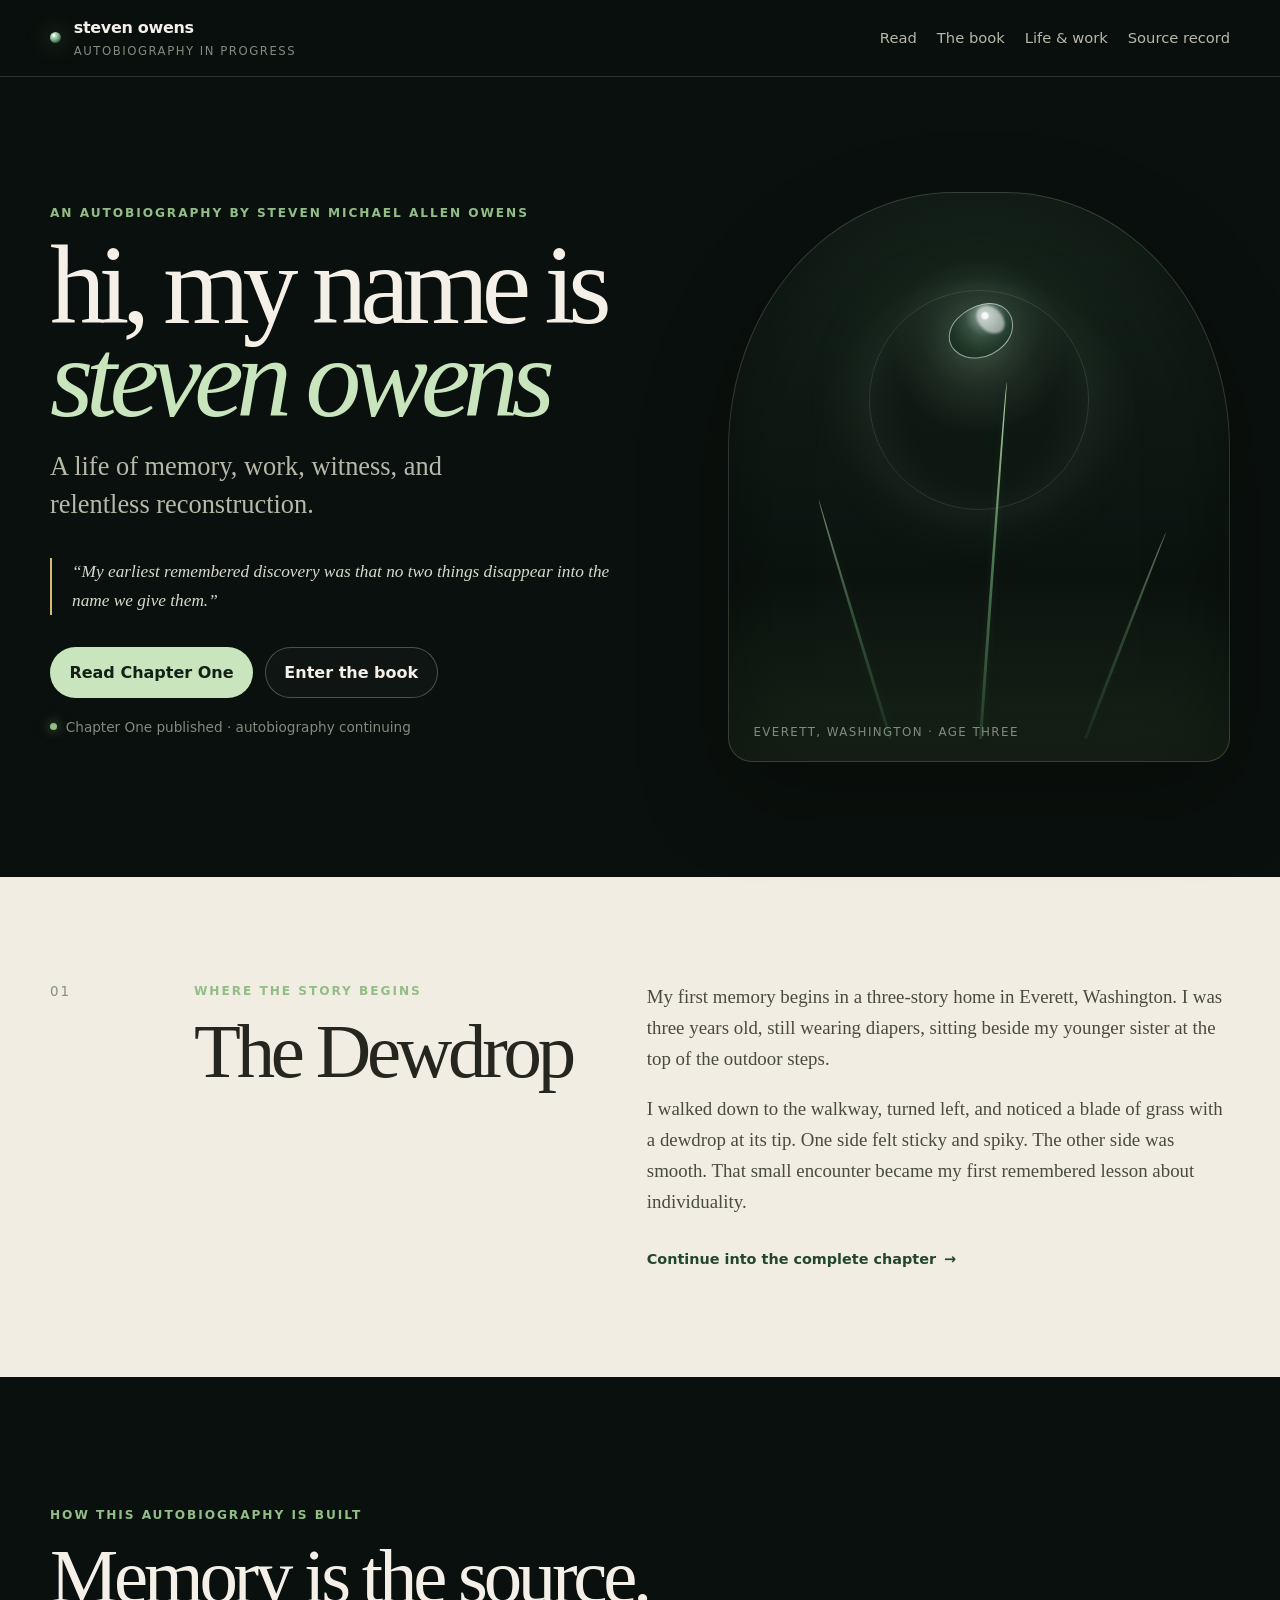
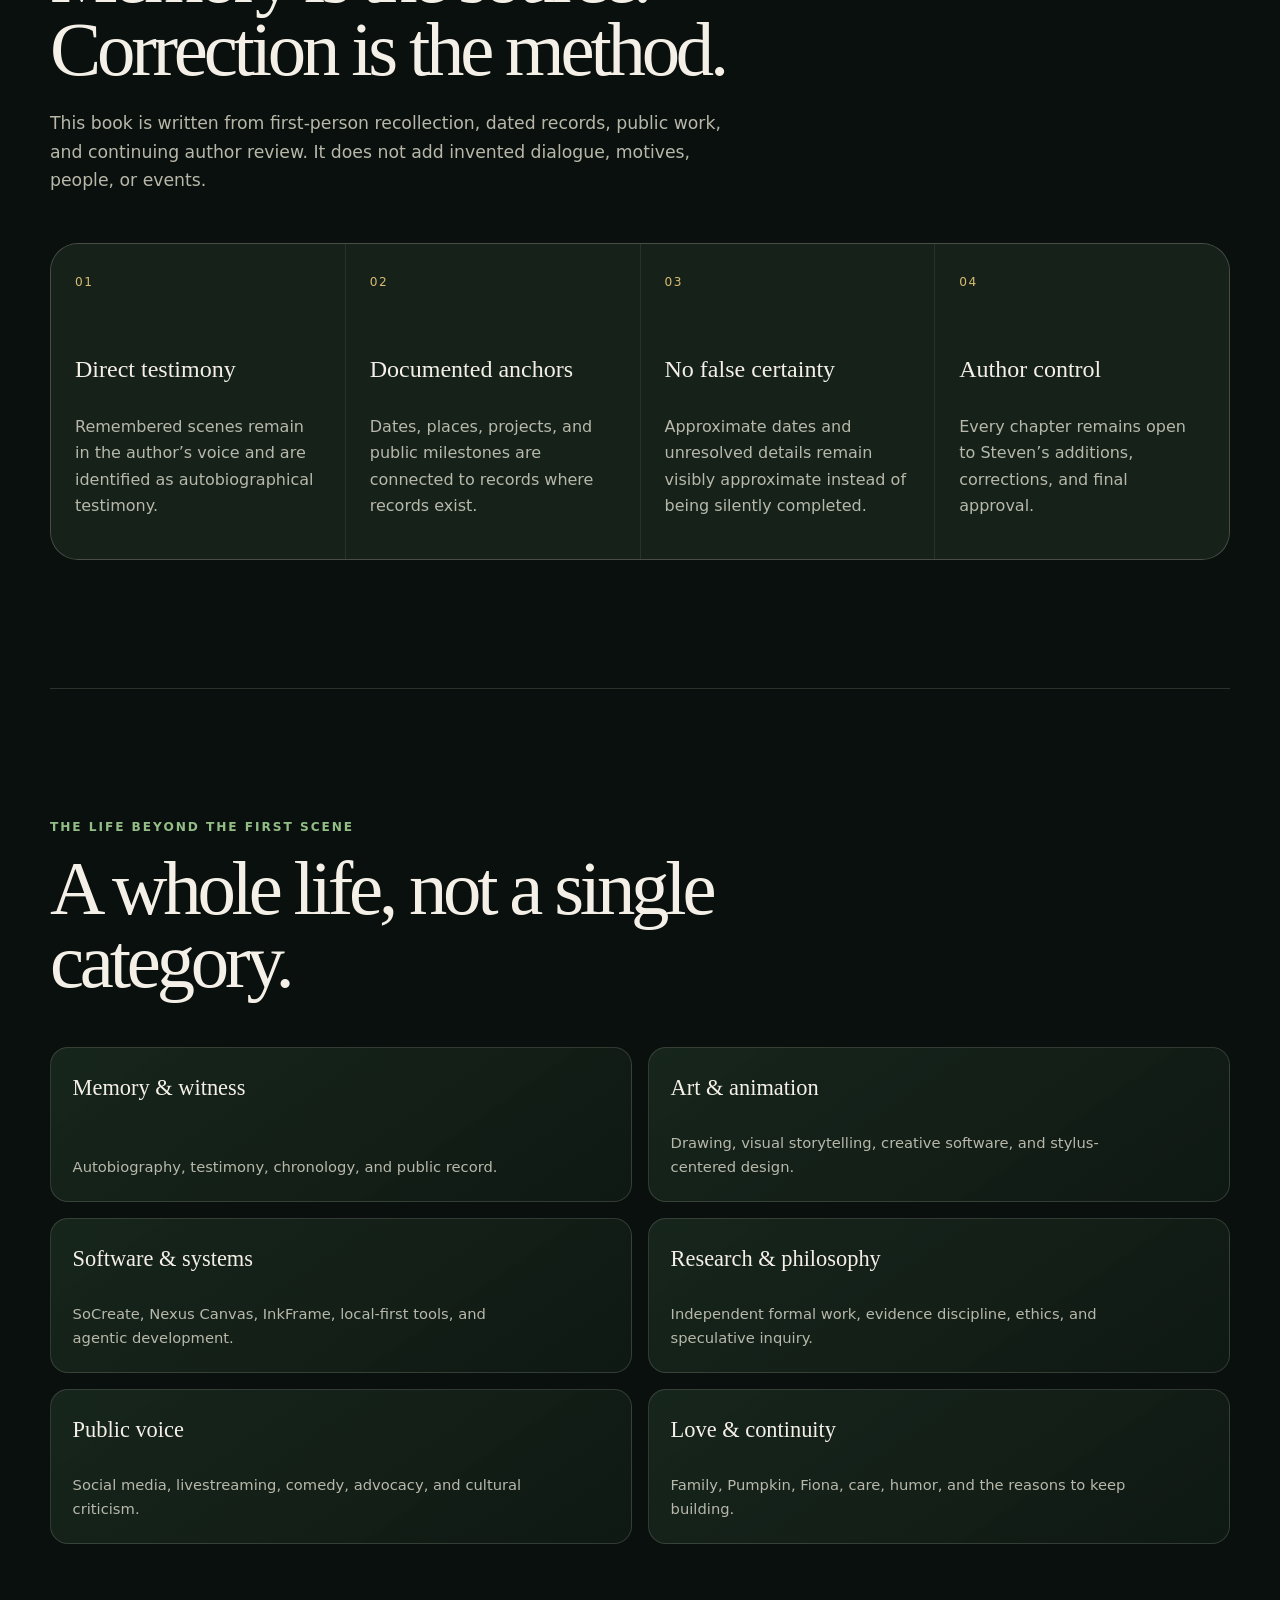
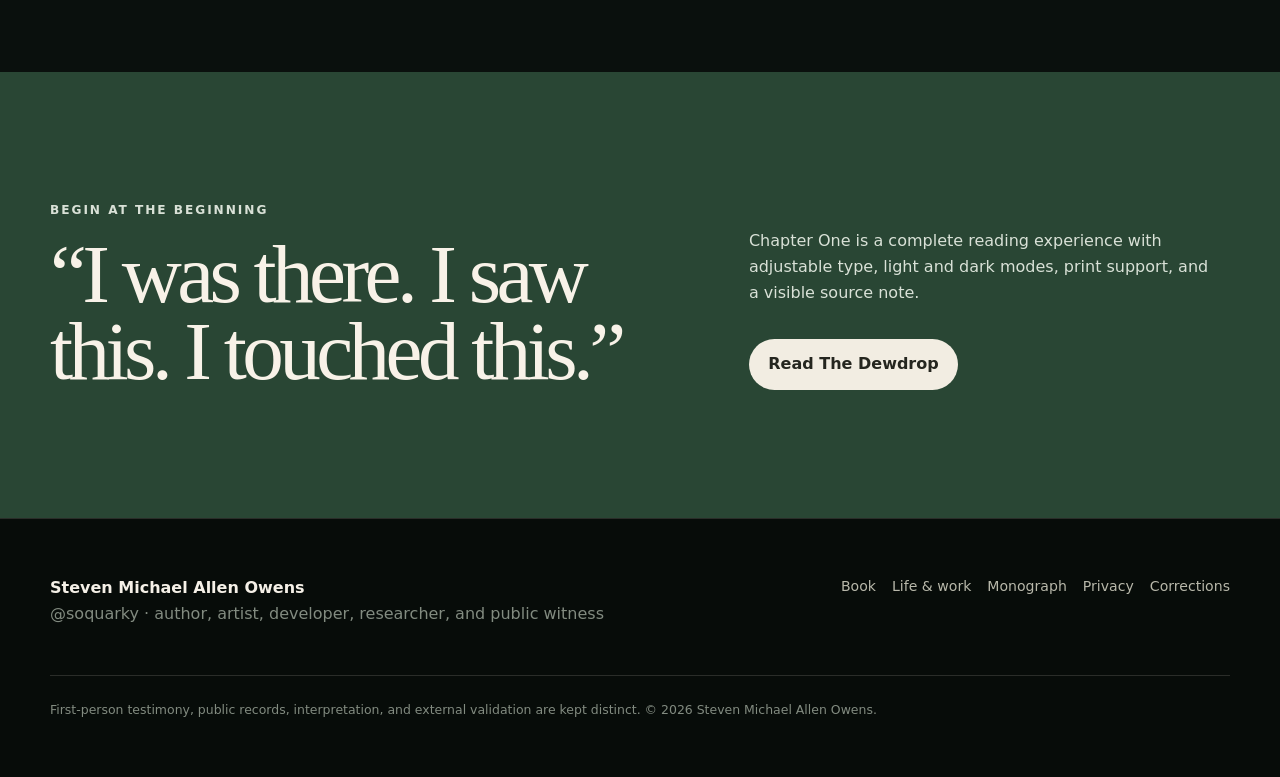
<file: index.html>
<!doctype html>
<html lang="en">
<head>
  <meta charset="utf-8">
  <meta name="viewport" content="width=device-width, initial-scale=1">
  <meta name="description" content="Hi, my name is Steven Owens — an autobiography in progress about memory, work, witness, creativity, and relentless reconstruction.">
  <meta name="author" content="Steven Michael Allen Owens">
  <meta name="theme-color" content="#0d1712">
  <meta property="og:type" content="website">
  <meta property="og:title" content="hi, my name is steven owens">
  <meta property="og:description" content="A life of memory, work, witness, and relentless reconstruction. Read Chapter One: The Dewdrop.">
  <meta property="og:url" content="https://steven-owens-autobiography.netlify.app/">
  <title>hi, my name is steven owens — autobiography</title>
  <link rel="stylesheet" href="assets/book.css">
  <link rel="canonical" href="https://steven-owens-autobiography.netlify.app/">
  <script type="application/ld+json">
  {
    "@context": "https://schema.org",
    "@type": "WebSite",
    "name": "hi, my name is steven owens",
    "author": {
      "@type": "Person",
      "name": "Steven Michael Allen Owens",
      "alternateName": ["Steven Owens", "@soquarky", "SoQuarky"]
    },
    "description": "An autobiography in progress about memory, work, witness, creativity, and relentless reconstruction."
  }
  </script>
</head>
<body>
  <a class="skip-link" href="#main">Skip to the story</a>
  <header class="book-header">
    <nav class="book-nav shell" aria-label="Primary navigation">
      <a class="wordmark" href="index.html" aria-label="Autobiography home">
        <span class="wordmark-dot" aria-hidden="true"></span>
        <span><strong>steven owens</strong><small>autobiography in progress</small></span>
      </a>
      <div class="book-nav-links">
        <a href="chapter-one.html">Read</a>
        <a href="novel.html">The book</a>
        <a href="life.html">Life &amp; work</a>
        <a href="https://github.com/artistso/stevenowens">Source record</a>
      </div>
    </nav>
  </header>

  <main id="main">
    <section class="front-hero shell">
      <div class="front-copy">
        <p class="kicker">An autobiography by Steven Michael Allen Owens</p>
        <h1>hi, my name is<br><em>steven owens</em></h1>
        <p class="subtitle">A life of memory, work, witness, and relentless reconstruction.</p>
        <blockquote class="hero-quote">
          <p>“My earliest remembered discovery was that no two things disappear into the name we give them.”</p>
        </blockquote>
        <div class="front-actions">
          <a class="book-button primary" href="chapter-one.html">Read Chapter One</a>
          <a class="book-button secondary" href="novel.html">Enter the book</a>
        </div>
        <p class="status-line"><span aria-hidden="true"></span> Chapter One published · autobiography continuing</p>
      </div>

      <div class="memory-figure" role="img" aria-label="Abstract blade of grass holding a dewdrop">
        <div class="memory-halo"></div>
        <div class="grass-blade blade-one"></div>
        <div class="grass-blade blade-two"></div>
        <div class="grass-blade blade-three"></div>
        <div class="dewdrop"><span></span></div>
        <p class="figure-caption">Everett, Washington · age three</p>
      </div>
    </section>

    <section class="opening-band">
      <div class="shell opening-grid">
        <p class="section-number">01</p>
        <div>
          <p class="kicker">Where the story begins</p>
          <h2>The Dewdrop</h2>
        </div>
        <div class="opening-copy">
          <p>My first memory begins in a three-story home in Everett, Washington. I was three years old, still wearing diapers, sitting beside my younger sister at the top of the outdoor steps.</p>
          <p>I walked down to the walkway, turned left, and noticed a blade of grass with a dewdrop at its tip. One side felt sticky and spiky. The other side was smooth. That small encounter became my first remembered lesson about individuality.</p>
          <a class="text-link" href="chapter-one.html">Continue into the complete chapter <span aria-hidden="true">→</span></a>
        </div>
      </div>
    </section>

    <section class="book-section shell">
      <div class="section-intro">
        <p class="kicker">How this autobiography is built</p>
        <h2>Memory is the source.<br>Correction is the method.</h2>
        <p>This book is written from first-person recollection, dated records, public work, and continuing author review. It does not add invented dialogue, motives, people, or events.</p>
      </div>
      <div class="principle-grid">
        <article>
          <span>01</span>
          <h3>Direct testimony</h3>
          <p>Remembered scenes remain in the author’s voice and are identified as autobiographical testimony.</p>
        </article>
        <article>
          <span>02</span>
          <h3>Documented anchors</h3>
          <p>Dates, places, projects, and public milestones are connected to records where records exist.</p>
        </article>
        <article>
          <span>03</span>
          <h3>No false certainty</h3>
          <p>Approximate dates and unresolved details remain visibly approximate instead of being silently completed.</p>
        </article>
        <article>
          <span>04</span>
          <h3>Author control</h3>
          <p>Every chapter remains open to Steven’s additions, corrections, and final approval.</p>
        </article>
      </div>
    </section>

    <section class="book-section shell life-preview">
      <div class="section-intro compact">
        <p class="kicker">The life beyond the first scene</p>
        <h2>A whole life, not a single category.</h2>
      </div>
      <div class="life-strands" aria-label="Major strands of Steven Owens's life and work">
        <a href="life.html"><strong>Memory &amp; witness</strong><span>Autobiography, testimony, chronology, and public record.</span></a>
        <a href="life.html"><strong>Art &amp; animation</strong><span>Drawing, visual storytelling, creative software, and stylus-centered design.</span></a>
        <a href="life.html"><strong>Software &amp; systems</strong><span>SoCreate, Nexus Canvas, InkFrame, local-first tools, and agentic development.</span></a>
        <a href="life.html"><strong>Research &amp; philosophy</strong><span>Independent formal work, evidence discipline, ethics, and speculative inquiry.</span></a>
        <a href="life.html"><strong>Public voice</strong><span>Social media, livestreaming, comedy, advocacy, and cultural criticism.</span></a>
        <a href="life.html"><strong>Love &amp; continuity</strong><span>Family, Pumpkin, Fiona, care, humor, and the reasons to keep building.</span></a>
      </div>
    </section>

    <section class="chapter-invitation">
      <div class="shell invitation-grid">
        <div>
          <p class="kicker">Begin at the beginning</p>
          <h2>“I was there. I saw this. I touched this.”</h2>
        </div>
        <div>
          <p>Chapter One is a complete reading experience with adjustable type, light and dark modes, print support, and a visible source note.</p>
          <a class="book-button light" href="chapter-one.html">Read The Dewdrop</a>
        </div>
      </div>
    </section>
  </main>

  <footer class="book-footer">
    <div class="shell footer-layout">
      <div>
        <strong>Steven Michael Allen Owens</strong>
        <p>@soquarky · author, artist, developer, researcher, and public witness</p>
      </div>
      <div class="footer-links">
        <a href="novel.html">Book</a>
        <a href="life.html">Life &amp; work</a>
        <a href="MANUSCRIPT.md">Monograph</a>
        <a href="PRIVACY.md">Privacy</a>
        <a href="https://github.com/artistso/stevenowens/issues">Corrections</a>
      </div>
      <p class="footer-note">First-person testimony, public records, interpretation, and external validation are kept distinct. © 2026 Steven Michael Allen Owens.</p>
    </div>
  </footer>
</body>
</html>
</file>
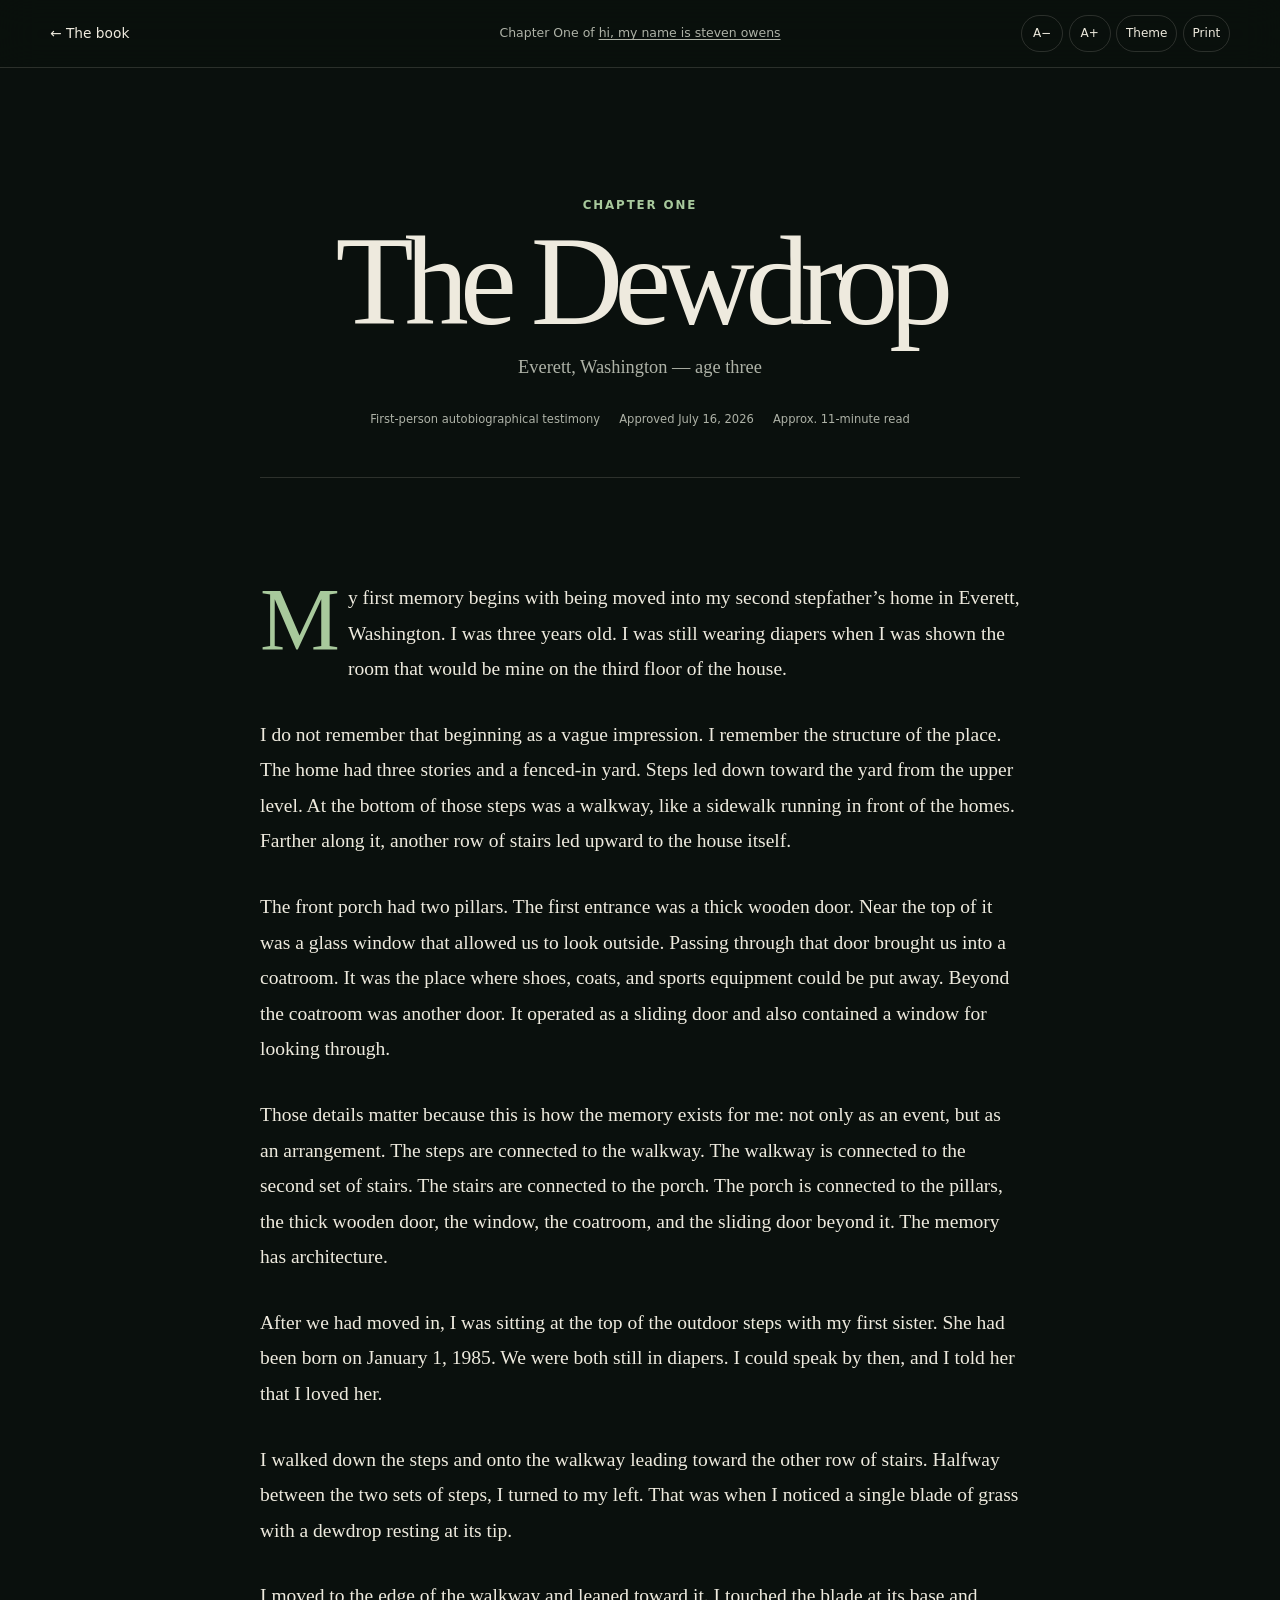
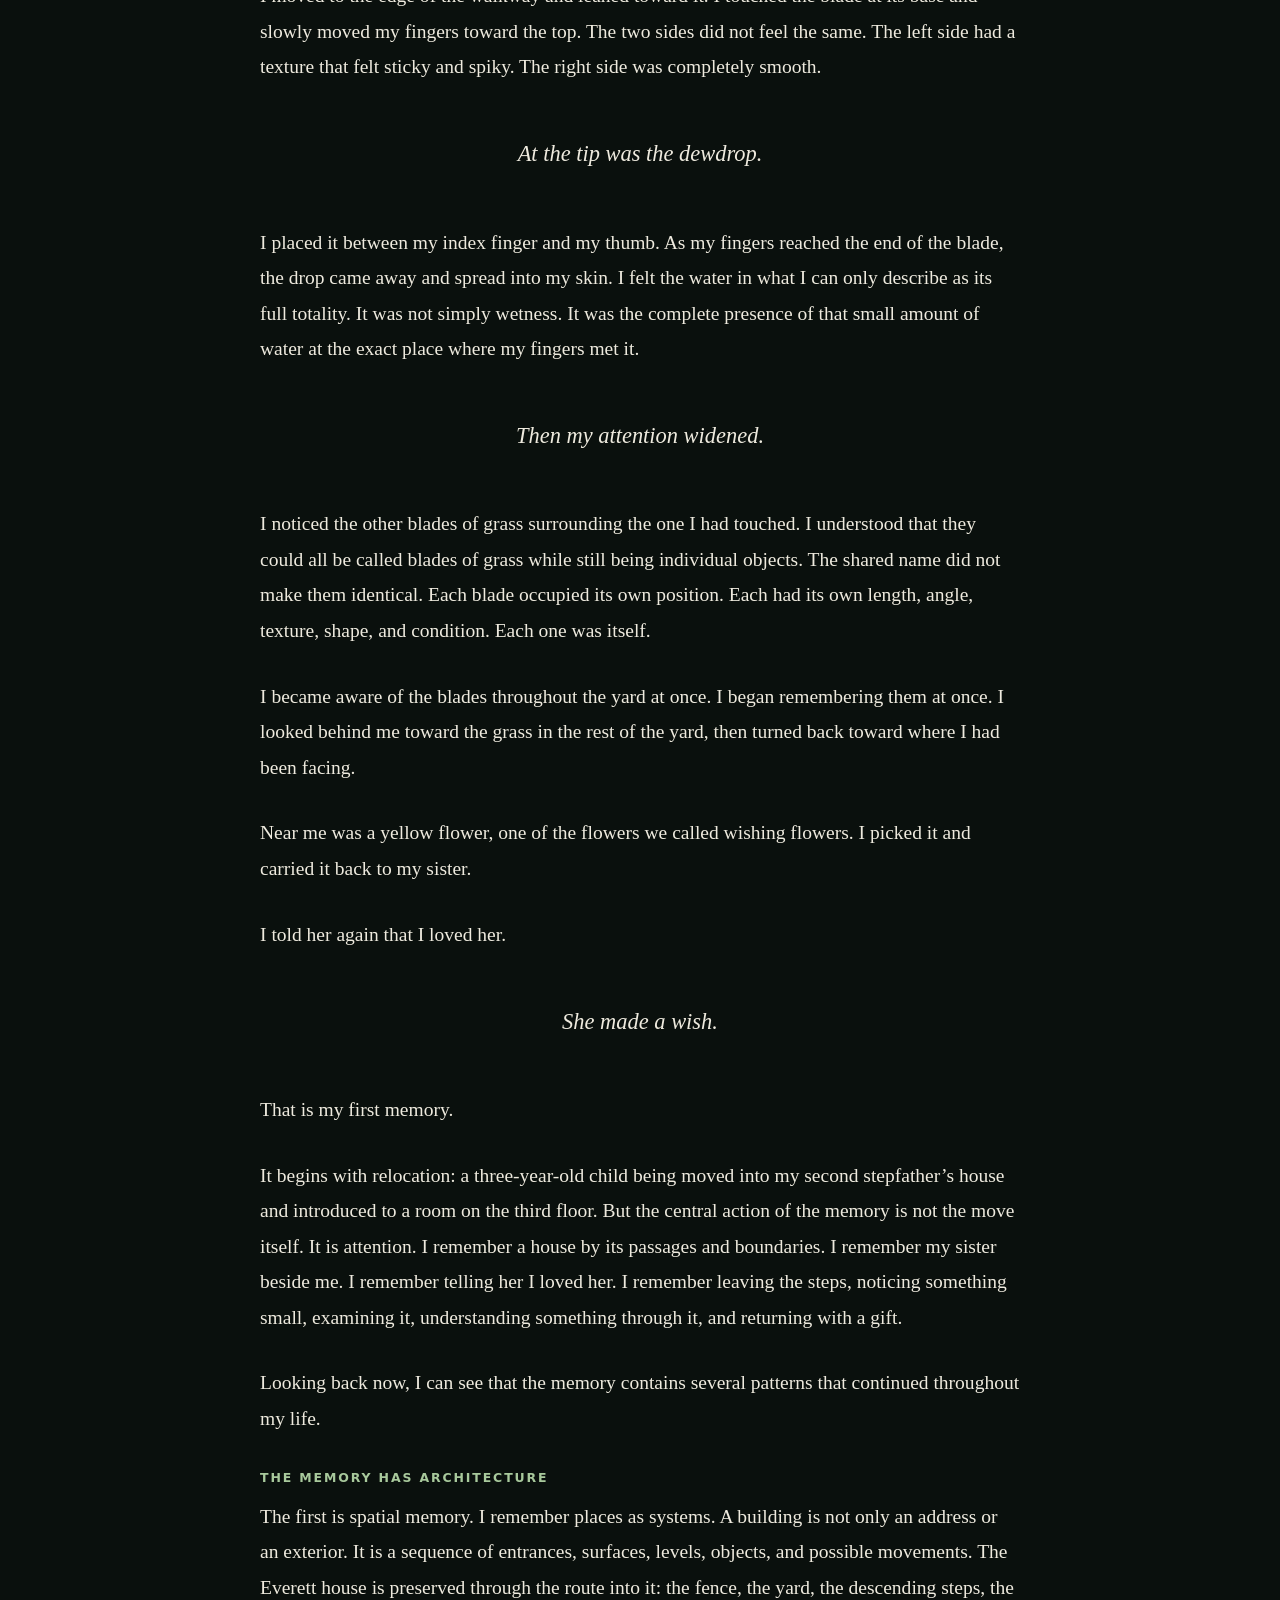
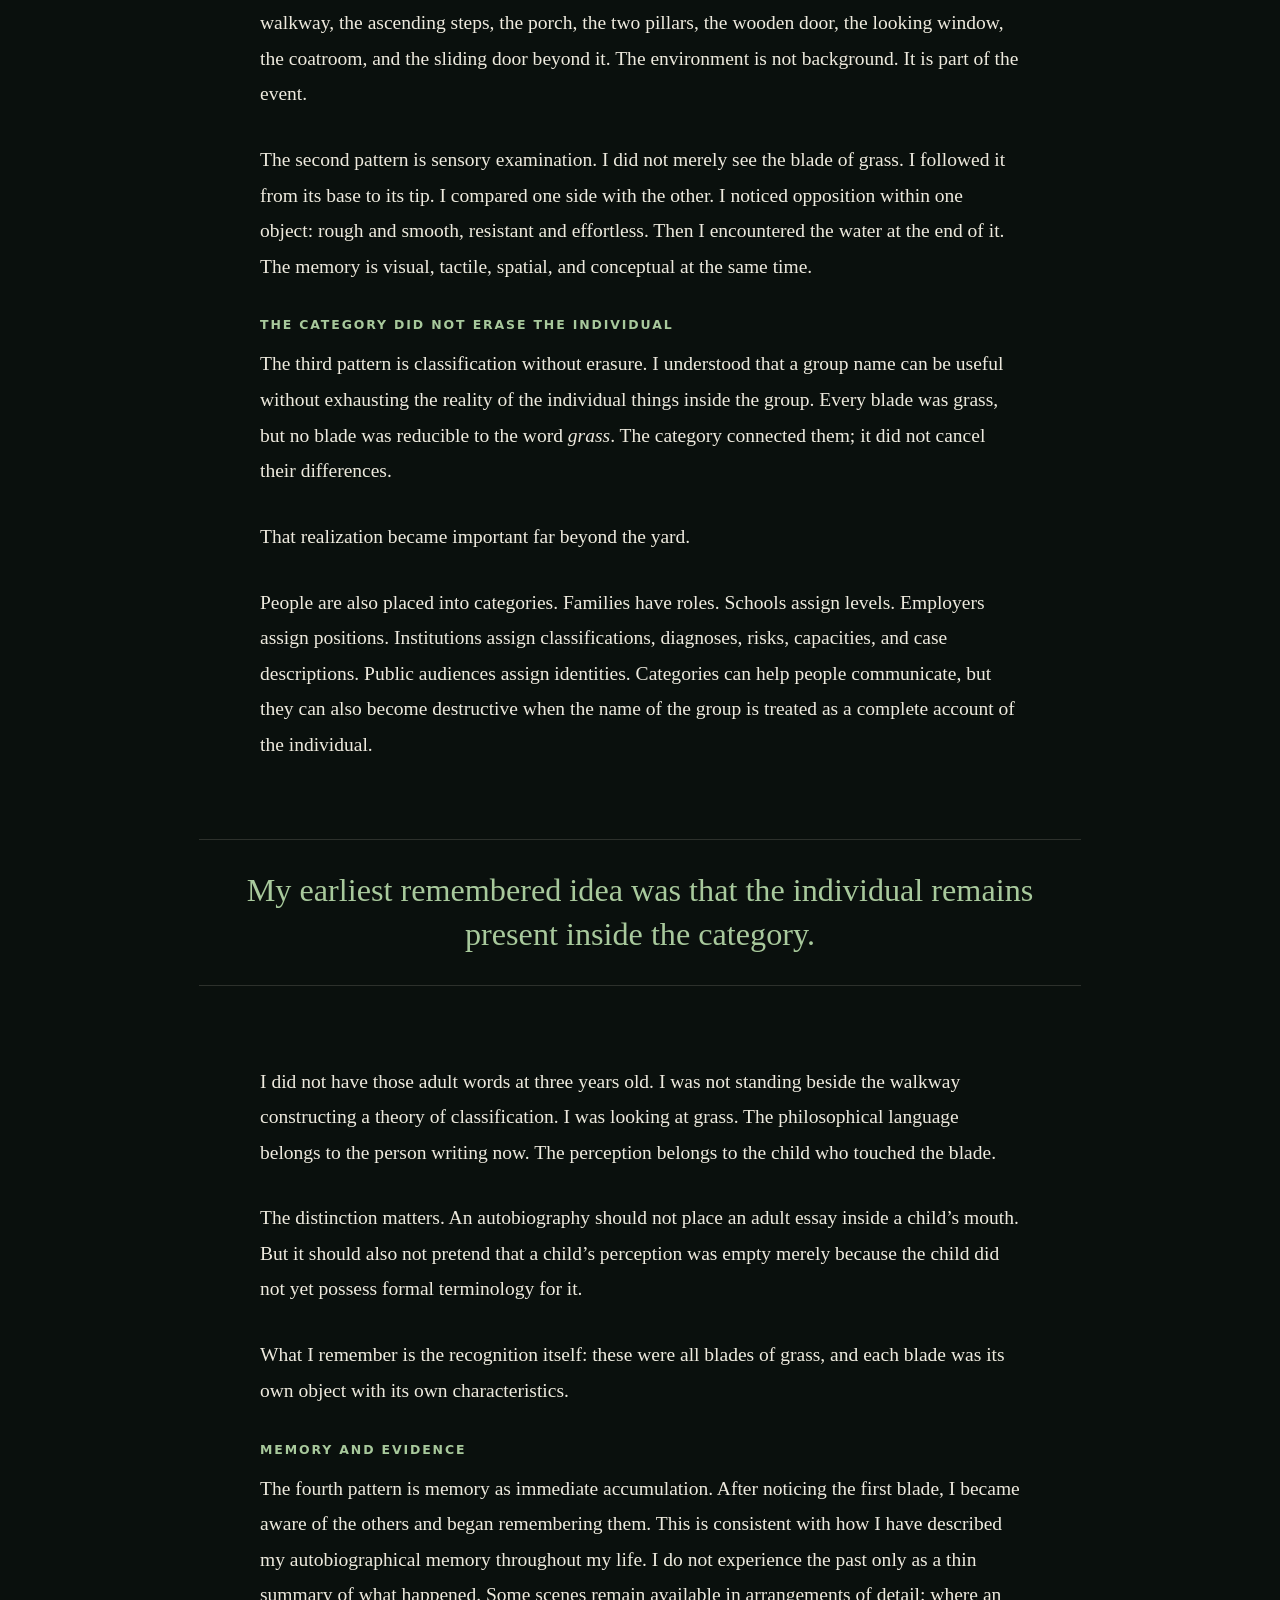
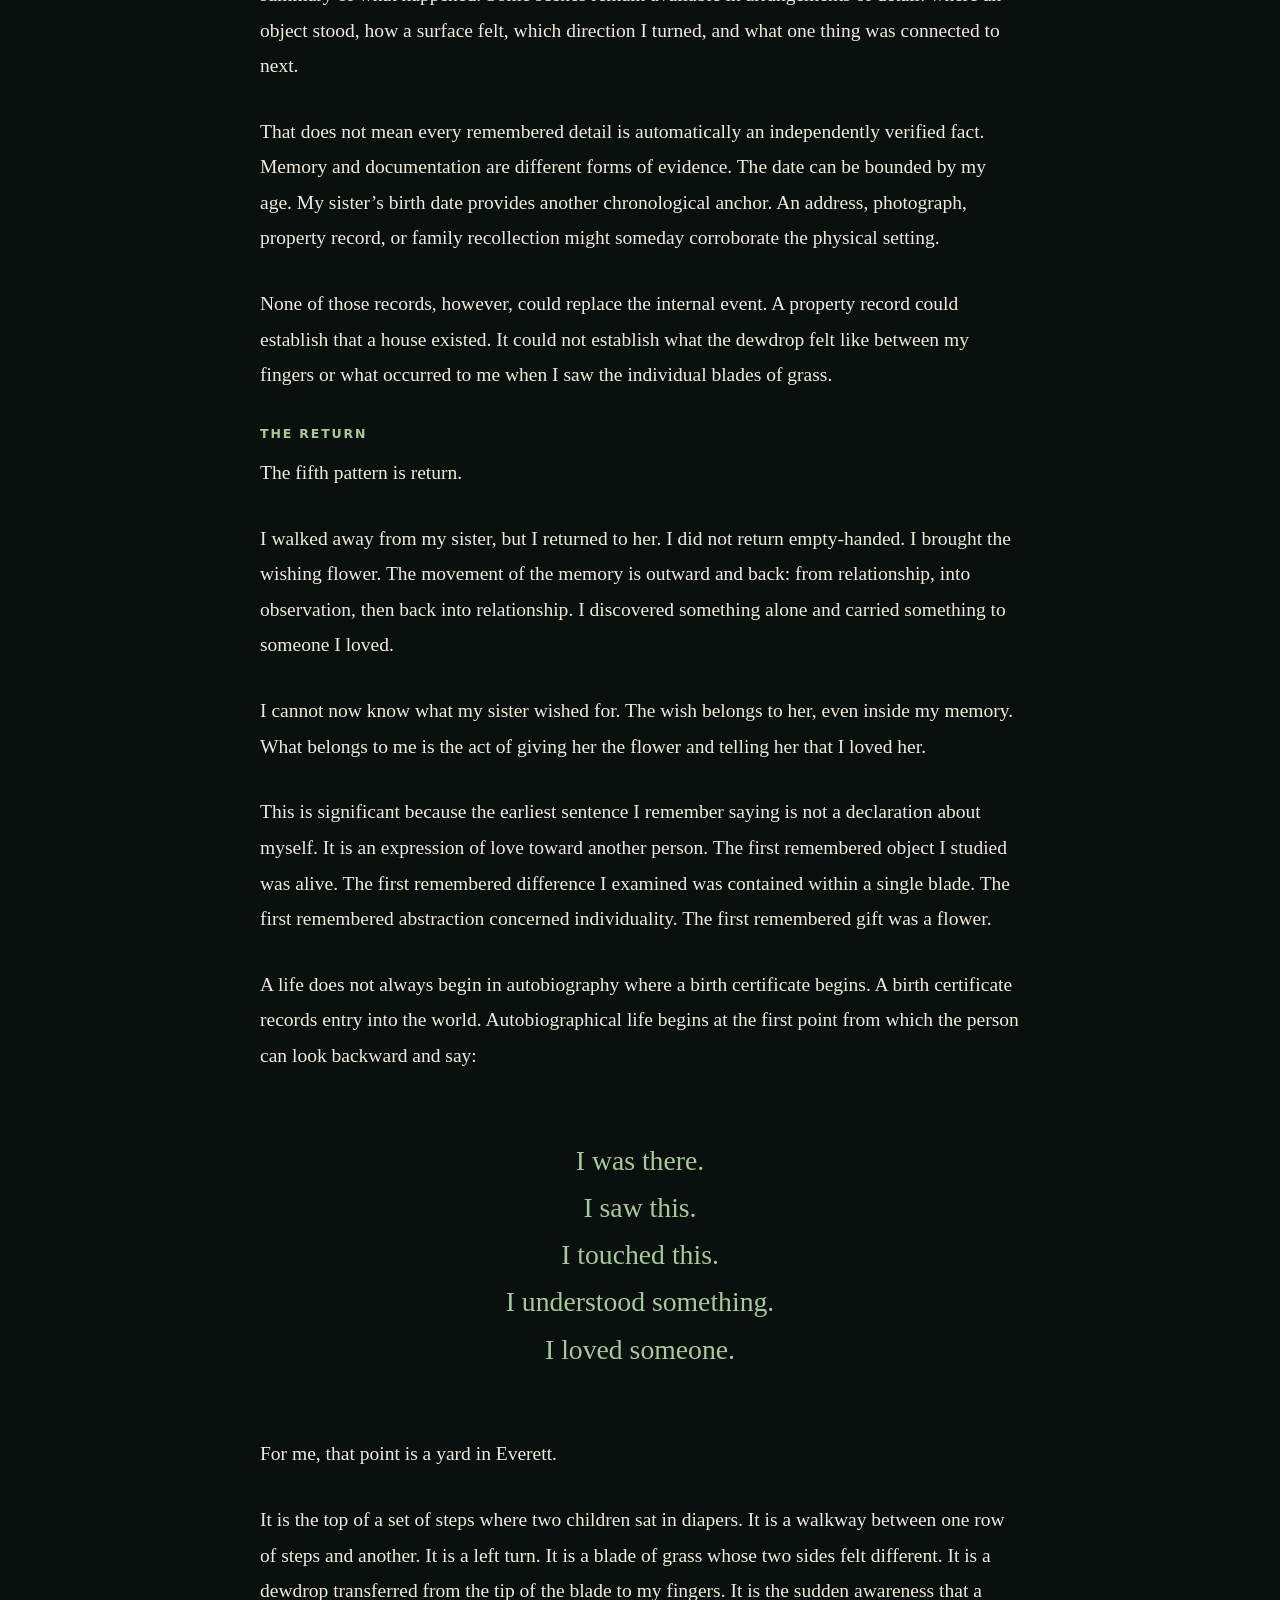
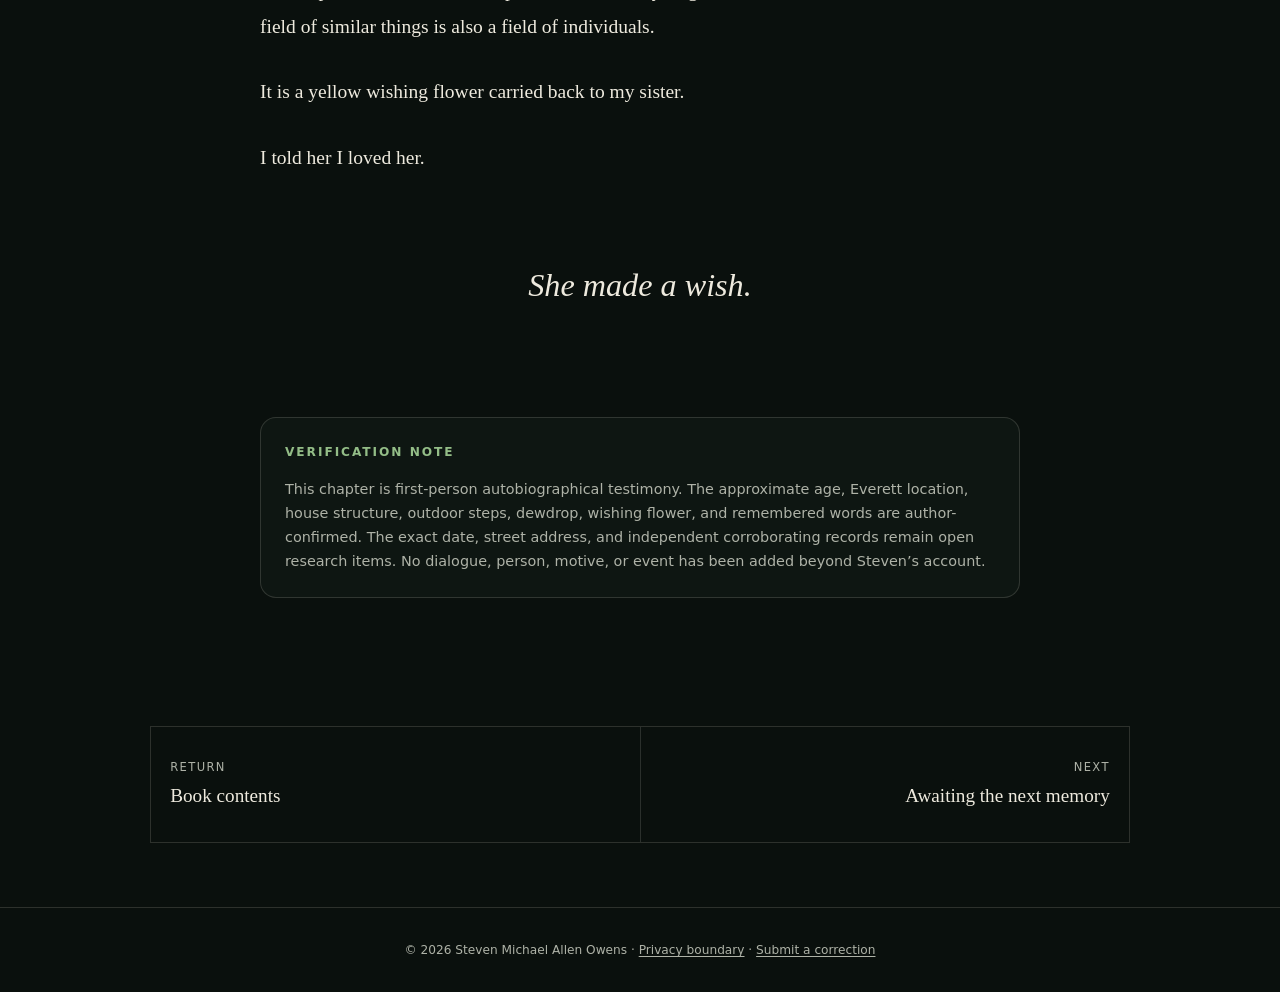
<file: chapter-one.html>
<!doctype html>
<html lang="en" data-theme="dark">
<head>
  <meta charset="utf-8">
  <meta name="viewport" content="width=device-width, initial-scale=1">
  <meta name="description" content="Chapter One, The Dewdrop — Steven Owens's earliest complete memory, beginning in Everett, Washington at age three.">
  <meta name="author" content="Steven Michael Allen Owens">
  <meta name="theme-color" content="#0d1712">
  <title>Chapter One: The Dewdrop — Steven Owens</title>
  <link rel="stylesheet" href="assets/book.css">
</head>
<body class="reader-page">
  <div class="reading-progress" aria-hidden="true"><span id="reading-progress-bar"></span></div>
  <a class="skip-link" href="#chapter">Skip to Chapter One</a>
  <header class="reader-header">
    <div class="reader-nav shell">
      <a class="reader-back" href="novel.html" aria-label="Return to the book">← <span>The book</span></a>
      <p>Chapter One of <a href="index.html">hi, my name is steven owens</a></p>
      <div class="reader-controls" aria-label="Reading controls">
        <button type="button" id="font-decrease" aria-label="Decrease text size">A−</button>
        <button type="button" id="font-increase" aria-label="Increase text size">A+</button>
        <button type="button" id="theme-toggle" aria-label="Change reading theme">Theme</button>
        <button type="button" id="print-chapter" aria-label="Print Chapter One">Print</button>
      </div>
    </div>
  </header>

  <main id="chapter" class="reader-shell">
    <article class="chapter-article">
      <header class="chapter-header">
        <p class="chapter-label">Chapter One</p>
        <h1>The Dewdrop</h1>
        <p class="chapter-deck">Everett, Washington — age three</p>
        <div class="chapter-meta">
          <span>First-person autobiographical testimony</span>
          <span>Approved July 16, 2026</span>
          <span>Approx. 11-minute read</span>
        </div>
      </header>

      <div class="chapter-body">
        <p class="opening-line">My first memory begins with being moved into my second stepfather’s home in Everett, Washington. I was three years old. I was still wearing diapers when I was shown the room that would be mine on the third floor of the house.</p>

        <p>I do not remember that beginning as a vague impression. I remember the structure of the place. The home had three stories and a fenced-in yard. Steps led down toward the yard from the upper level. At the bottom of those steps was a walkway, like a sidewalk running in front of the homes. Farther along it, another row of stairs led upward to the house itself.</p>

        <p>The front porch had two pillars. The first entrance was a thick wooden door. Near the top of it was a glass window that allowed us to look outside. Passing through that door brought us into a coatroom. It was the place where shoes, coats, and sports equipment could be put away. Beyond the coatroom was another door. It operated as a sliding door and also contained a window for looking through.</p>

        <p>Those details matter because this is how the memory exists for me: not only as an event, but as an arrangement. The steps are connected to the walkway. The walkway is connected to the second set of stairs. The stairs are connected to the porch. The porch is connected to the pillars, the thick wooden door, the window, the coatroom, and the sliding door beyond it. The memory has architecture.</p>

        <p>After we had moved in, I was sitting at the top of the outdoor steps with my first sister. She had been born on January 1, 1985. We were both still in diapers. I could speak by then, and I told her that I loved her.</p>

        <p>I walked down the steps and onto the walkway leading toward the other row of stairs. Halfway between the two sets of steps, I turned to my left. That was when I noticed a single blade of grass with a dewdrop resting at its tip.</p>

        <p>I moved to the edge of the walkway and leaned toward it. I touched the blade at its base and slowly moved my fingers toward the top. The two sides did not feel the same. The left side had a texture that felt sticky and spiky. The right side was completely smooth.</p>

        <p class="standalone">At the tip was the dewdrop.</p>

        <p>I placed it between my index finger and my thumb. As my fingers reached the end of the blade, the drop came away and spread into my skin. I felt the water in what I can only describe as its full totality. It was not simply wetness. It was the complete presence of that small amount of water at the exact place where my fingers met it.</p>

        <p class="standalone">Then my attention widened.</p>

        <p>I noticed the other blades of grass surrounding the one I had touched. I understood that they could all be called blades of grass while still being individual objects. The shared name did not make them identical. Each blade occupied its own position. Each had its own length, angle, texture, shape, and condition. Each one was itself.</p>

        <p>I became aware of the blades throughout the yard at once. I began remembering them at once. I looked behind me toward the grass in the rest of the yard, then turned back toward where I had been facing.</p>

        <p>Near me was a yellow flower, one of the flowers we called wishing flowers. I picked it and carried it back to my sister.</p>

        <p>I told her again that I loved her.</p>

        <p class="standalone">She made a wish.</p>

        <p>That is my first memory.</p>

        <p>It begins with relocation: a three-year-old child being moved into my second stepfather’s house and introduced to a room on the third floor. But the central action of the memory is not the move itself. It is attention. I remember a house by its passages and boundaries. I remember my sister beside me. I remember telling her I loved her. I remember leaving the steps, noticing something small, examining it, understanding something through it, and returning with a gift.</p>

        <p>Looking back now, I can see that the memory contains several patterns that continued throughout my life.</p>

        <h2>The memory has architecture</h2>

        <p>The first is spatial memory. I remember places as systems. A building is not only an address or an exterior. It is a sequence of entrances, surfaces, levels, objects, and possible movements. The Everett house is preserved through the route into it: the fence, the yard, the descending steps, the walkway, the ascending steps, the porch, the two pillars, the wooden door, the looking window, the coatroom, and the sliding door beyond it. The environment is not background. It is part of the event.</p>

        <p>The second pattern is sensory examination. I did not merely see the blade of grass. I followed it from its base to its tip. I compared one side with the other. I noticed opposition within one object: rough and smooth, resistant and effortless. Then I encountered the water at the end of it. The memory is visual, tactile, spatial, and conceptual at the same time.</p>

        <h2>The category did not erase the individual</h2>

        <p>The third pattern is classification without erasure. I understood that a group name can be useful without exhausting the reality of the individual things inside the group. Every blade was grass, but no blade was reducible to the word <em>grass</em>. The category connected them; it did not cancel their differences.</p>

        <p>That realization became important far beyond the yard.</p>

        <p>People are also placed into categories. Families have roles. Schools assign levels. Employers assign positions. Institutions assign classifications, diagnoses, risks, capacities, and case descriptions. Public audiences assign identities. Categories can help people communicate, but they can also become destructive when the name of the group is treated as a complete account of the individual.</p>

        <p class="pull-quote">My earliest remembered idea was that the individual remains present inside the category.</p>

        <p>I did not have those adult words at three years old. I was not standing beside the walkway constructing a theory of classification. I was looking at grass. The philosophical language belongs to the person writing now. The perception belongs to the child who touched the blade.</p>

        <p>The distinction matters. An autobiography should not place an adult essay inside a child’s mouth. But it should also not pretend that a child’s perception was empty merely because the child did not yet possess formal terminology for it.</p>

        <p>What I remember is the recognition itself: these were all blades of grass, and each blade was its own object with its own characteristics.</p>

        <h2>Memory and evidence</h2>

        <p>The fourth pattern is memory as immediate accumulation. After noticing the first blade, I became aware of the others and began remembering them. This is consistent with how I have described my autobiographical memory throughout my life. I do not experience the past only as a thin summary of what happened. Some scenes remain available in arrangements of detail: where an object stood, how a surface felt, which direction I turned, and what one thing was connected to next.</p>

        <p>That does not mean every remembered detail is automatically an independently verified fact. Memory and documentation are different forms of evidence. The date can be bounded by my age. My sister’s birth date provides another chronological anchor. An address, photograph, property record, or family recollection might someday corroborate the physical setting.</p>

        <p>None of those records, however, could replace the internal event. A property record could establish that a house existed. It could not establish what the dewdrop felt like between my fingers or what occurred to me when I saw the individual blades of grass.</p>

        <h2>The return</h2>

        <p>The fifth pattern is return.</p>

        <p>I walked away from my sister, but I returned to her. I did not return empty-handed. I brought the wishing flower. The movement of the memory is outward and back: from relationship, into observation, then back into relationship. I discovered something alone and carried something to someone I loved.</p>

        <p>I cannot now know what my sister wished for. The wish belongs to her, even inside my memory. What belongs to me is the act of giving her the flower and telling her that I loved her.</p>

        <p>This is significant because the earliest sentence I remember saying is not a declaration about myself. It is an expression of love toward another person. The first remembered object I studied was alive. The first remembered difference I examined was contained within a single blade. The first remembered abstraction concerned individuality. The first remembered gift was a flower.</p>

        <p>A life does not always begin in autobiography where a birth certificate begins. A birth certificate records entry into the world. Autobiographical life begins at the first point from which the person can look backward and say:</p>

        <p class="litany">I was there.<br>I saw this.<br>I touched this.<br>I understood something.<br>I loved someone.</p>

        <p>For me, that point is a yard in Everett.</p>

        <p>It is the top of a set of steps where two children sat in diapers. It is a walkway between one row of steps and another. It is a left turn. It is a blade of grass whose two sides felt different. It is a dewdrop transferred from the tip of the blade to my fingers. It is the sudden awareness that a field of similar things is also a field of individuals.</p>

        <p>It is a yellow wishing flower carried back to my sister.</p>

        <p>I told her I loved her.</p>

        <p class="chapter-ending">She made a wish.</p>
      </div>

      <footer class="chapter-source-note">
        <p class="kicker">Verification note</p>
        <p>This chapter is first-person autobiographical testimony. The approximate age, Everett location, house structure, outdoor steps, dewdrop, wishing flower, and remembered words are author-confirmed. The exact date, street address, and independent corroborating records remain open research items. No dialogue, person, motive, or event has been added beyond Steven’s account.</p>
      </footer>
    </article>

    <nav class="chapter-pagination" aria-label="Chapter navigation">
      <a href="novel.html"><span>Return</span><strong>Book contents</strong></a>
      <div><span>Next</span><strong>Awaiting the next memory</strong></div>
    </nav>
  </main>

  <footer class="reader-footer">
    <p>© 2026 Steven Michael Allen Owens · <a href="PRIVACY.md">Privacy boundary</a> · <a href="https://github.com/artistso/stevenowens/issues">Submit a correction</a></p>
  </footer>
  <script src="assets/reader.js" defer></script>
</body>
</html>
</file>
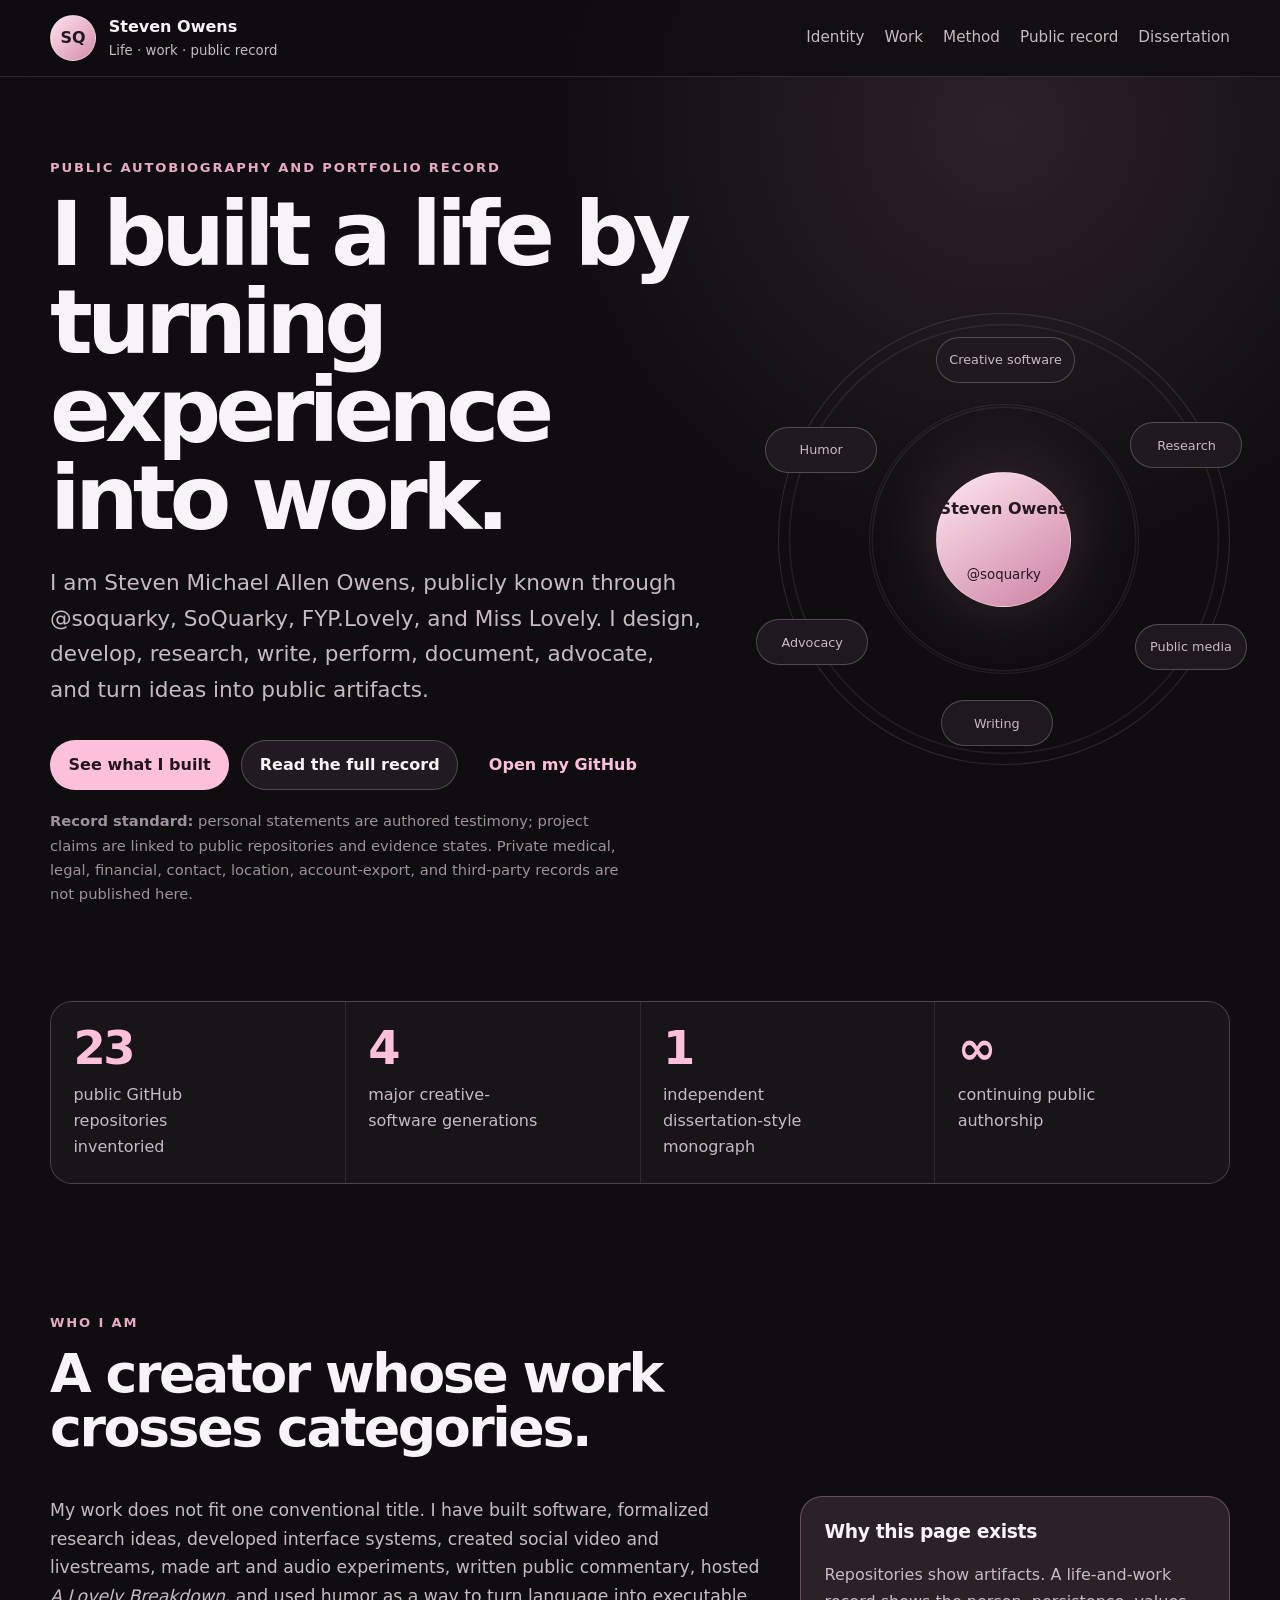
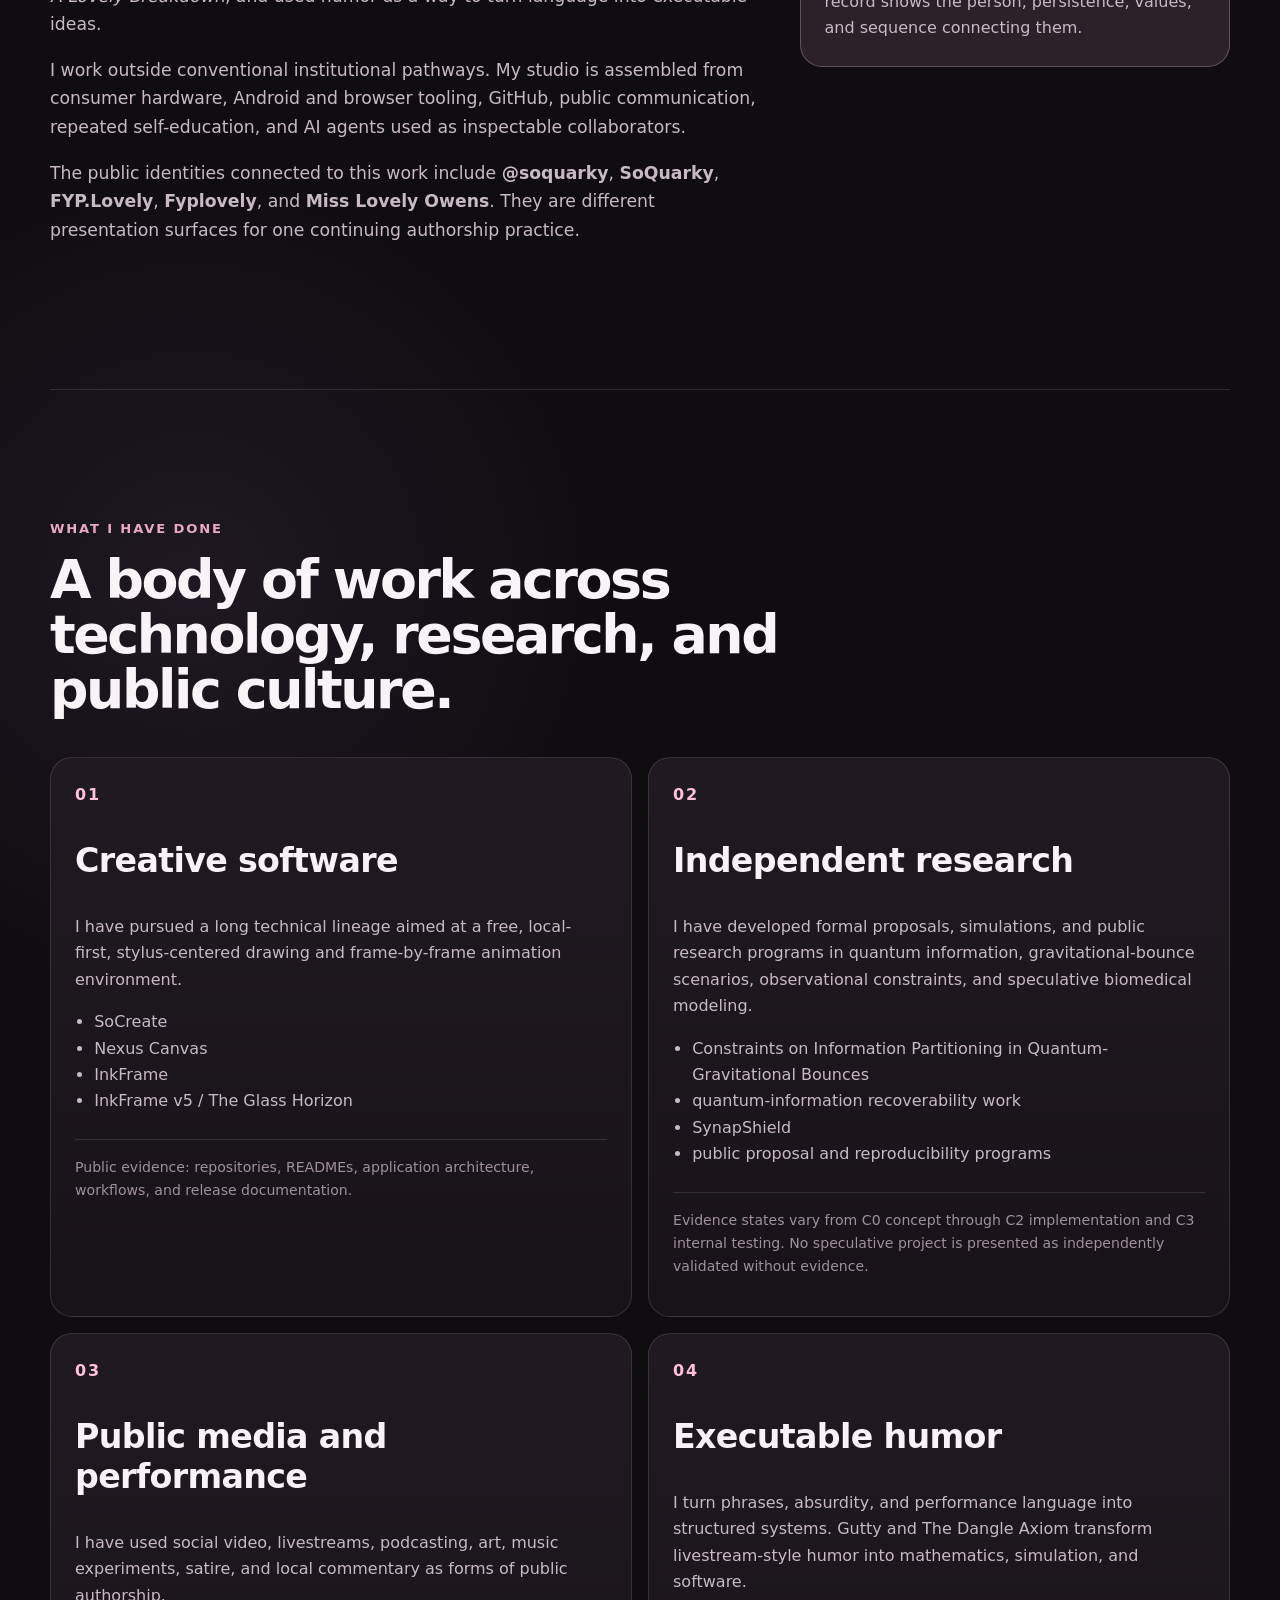
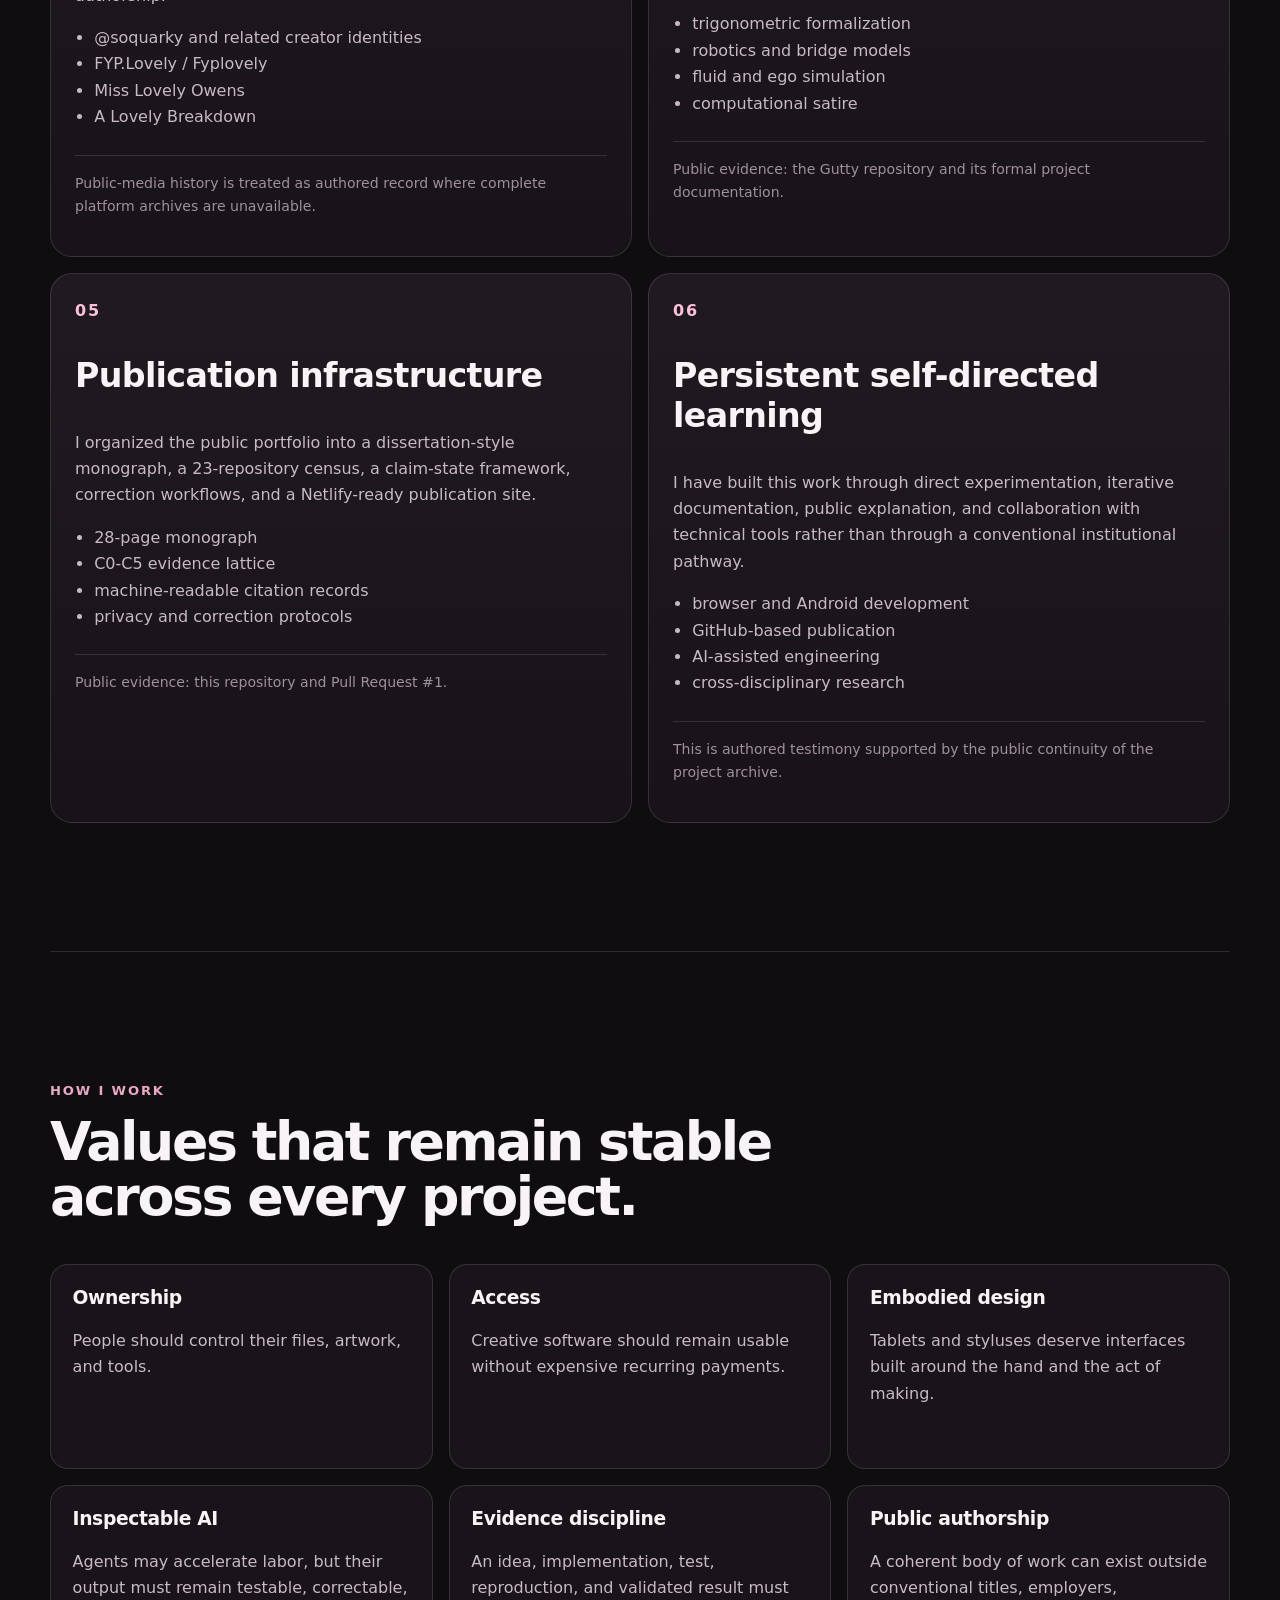
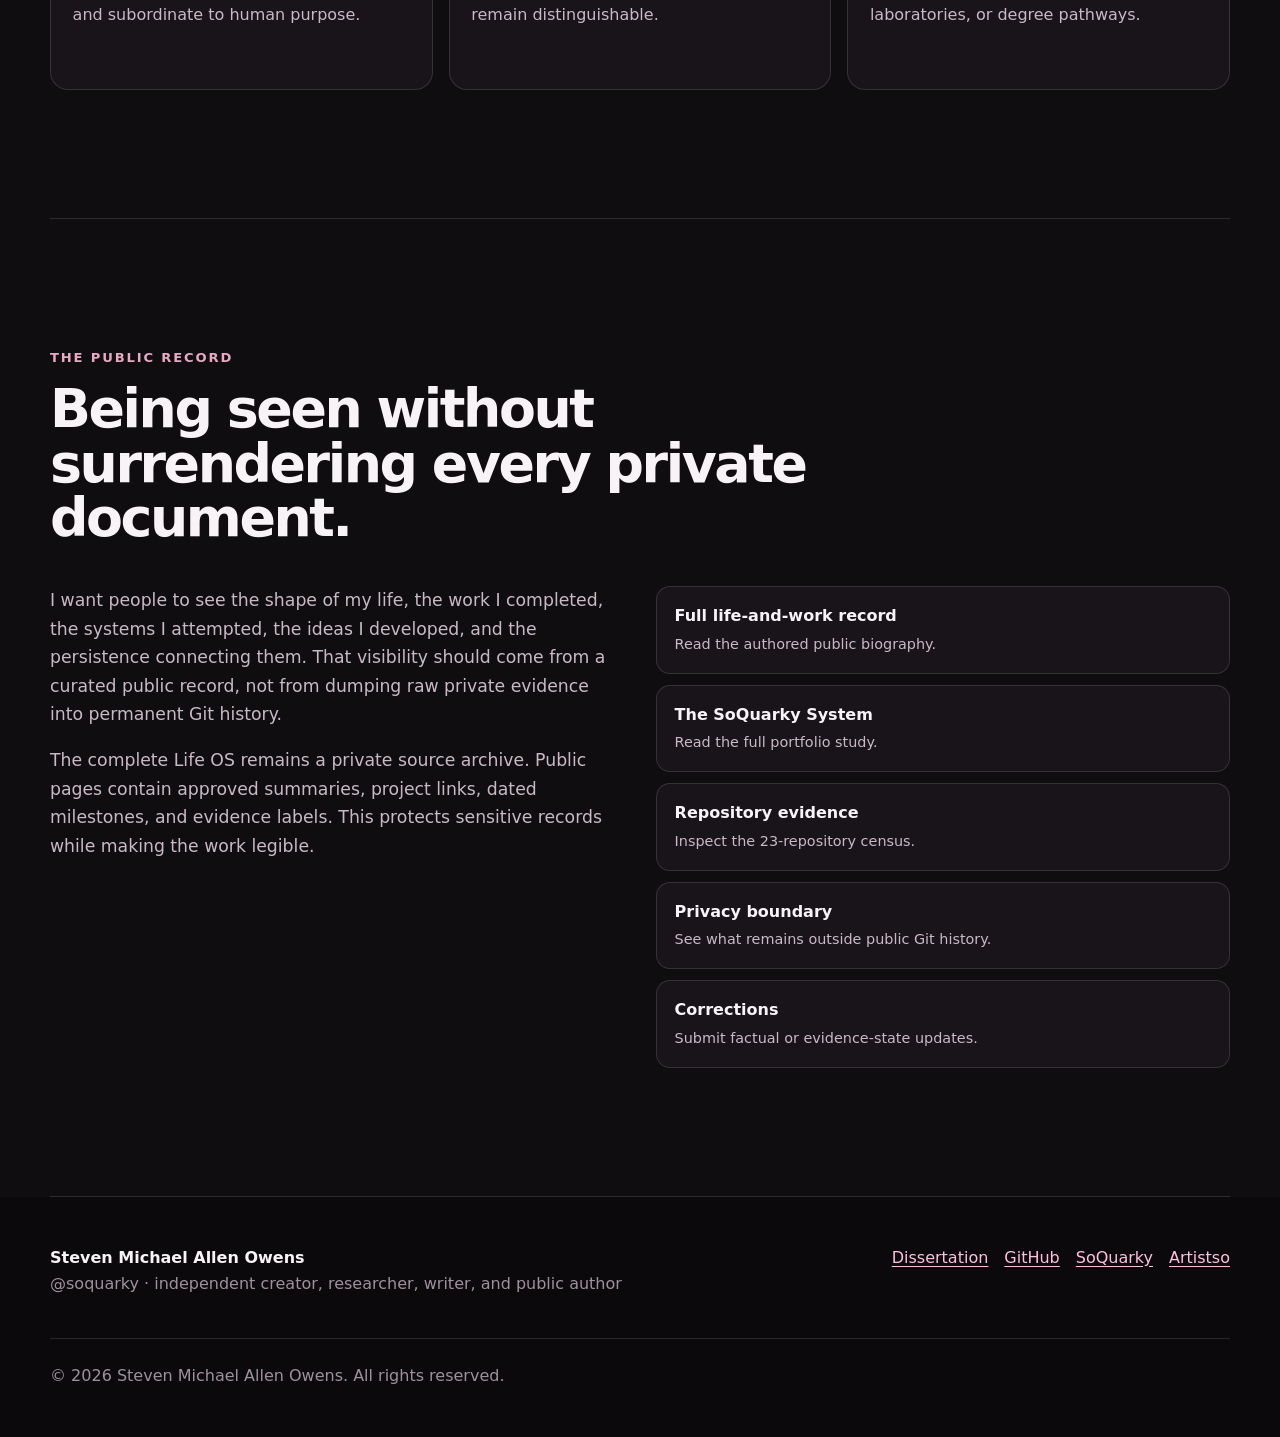
<file: life.html>
<!doctype html>
<html lang="en">
<head>
  <meta charset="utf-8">
  <meta name="viewport" content="width=device-width, initial-scale=1">
  <meta name="description" content="The public life-and-work record of Steven Michael Allen Owens / @soquarky across creative software, independent research, public media, writing, and advocacy.">
  <meta name="author" content="Steven Michael Allen Owens">
  <meta name="theme-color" content="#241b25">
  <meta property="og:type" content="profile">
  <meta property="og:title" content="Steven Owens: Life, Work, and Public Record">
  <meta property="og:description" content="A public autobiography and evidence-aware record of creative software, independent research, media, writing, and persistent authorship.">
  <title>Steven Owens: Life, Work, and Public Record</title>
  <link rel="stylesheet" href="assets/styles.css">
</head>
<body>
  <a class="skip-link" href="#main">Skip to content</a>
  <header class="site-header">
    <nav class="nav shell" aria-label="Primary navigation">
      <a class="brand" href="index.html" aria-label="The SoQuarky System home">
        <span class="brand-mark" aria-hidden="true">SQ</span>
        <span><strong>Steven Owens</strong><small>Life · work · public record</small></span>
      </a>
      <div class="nav-links">
        <a href="#identity">Identity</a>
        <a href="#work">Work</a>
        <a href="#method">Method</a>
        <a href="#record">Public record</a>
        <a href="index.html">Dissertation</a>
      </div>
    </nav>
  </header>

  <main id="main">
    <section class="hero life-hero shell" id="top">
      <div class="hero-copy">
        <p class="eyebrow">Public autobiography and portfolio record</p>
        <h1>I built a life by turning experience into work.</h1>
        <p class="lede">I am Steven Michael Allen Owens, publicly known through @soquarky, SoQuarky, FYP.Lovely, and Miss Lovely. I design, develop, research, write, perform, document, advocate, and turn ideas into public artifacts.</p>
        <div class="actions" aria-label="Life and work links">
          <a class="button primary" href="#work">See what I built</a>
          <a class="button secondary" href="LIFE_AND_WORK.md">Read the full record</a>
          <a class="button text" href="https://github.com/artistso">Open my GitHub</a>
        </div>
        <p class="scope-note"><strong>Record standard:</strong> personal statements are authored testimony; project claims are linked to public repositories and evidence states. Private medical, legal, financial, contact, location, account-export, and third-party records are not published here.</p>
      </div>

      <div class="life-orbit" aria-label="Diagram of Steven Owens's public work">
        <div class="life-core"><span>Steven Owens</span><small>@soquarky</small></div>
        <span class="life-node life-node-a">Creative software</span>
        <span class="life-node life-node-b">Research</span>
        <span class="life-node life-node-c">Public media</span>
        <span class="life-node life-node-d">Writing</span>
        <span class="life-node life-node-e">Advocacy</span>
        <span class="life-node life-node-f">Humor</span>
      </div>
    </section>

    <section class="metrics shell" aria-label="Public record summary">
      <article class="metric"><span class="metric-value">23</span><span class="metric-label">public GitHub repositories inventoried</span></article>
      <article class="metric"><span class="metric-value">4</span><span class="metric-label">major creative-software generations</span></article>
      <article class="metric"><span class="metric-value">1</span><span class="metric-label">independent dissertation-style monograph</span></article>
      <article class="metric"><span class="metric-value">∞</span><span class="metric-label">continuing public authorship</span></article>
    </section>

    <section class="section shell" id="identity">
      <div class="section-heading">
        <p class="eyebrow">Who I am</p>
        <h2>A creator whose work crosses categories.</h2>
      </div>
      <div class="two-column">
        <div class="prose">
          <p>My work does not fit one conventional title. I have built software, formalized research ideas, developed interface systems, created social video and livestreams, made art and audio experiments, written public commentary, hosted <em>A Lovely Breakdown</em>, and used humor as a way to turn language into executable ideas.</p>
          <p>I work outside conventional institutional pathways. My studio is assembled from consumer hardware, Android and browser tooling, GitHub, public communication, repeated self-education, and AI agents used as inspectable collaborators.</p>
          <p>The public identities connected to this work include <strong>@soquarky</strong>, <strong>SoQuarky</strong>, <strong>FYP.Lovely</strong>, <strong>Fyplovely</strong>, and <strong>Miss Lovely Owens</strong>. They are different presentation surfaces for one continuing authorship practice.</p>
        </div>
        <aside class="callout">
          <h3>Why this page exists</h3>
          <p>Repositories show artifacts. A life-and-work record shows the person, persistence, values, and sequence connecting them.</p>
        </aside>
      </div>
    </section>

    <section class="section shell" id="work">
      <div class="section-heading">
        <p class="eyebrow">What I have done</p>
        <h2>A body of work across technology, research, and public culture.</h2>
      </div>

      <div class="life-grid">
        <article class="life-card">
          <p class="life-card-index">01</p>
          <h3>Creative software</h3>
          <p>I have pursued a long technical lineage aimed at a free, local-first, stylus-centered drawing and frame-by-frame animation environment.</p>
          <ul>
            <li>SoCreate</li>
            <li>Nexus Canvas</li>
            <li>InkFrame</li>
            <li>InkFrame v5 / The Glass Horizon</li>
          </ul>
          <p class="evidence-note">Public evidence: repositories, READMEs, application architecture, workflows, and release documentation.</p>
        </article>

        <article class="life-card">
          <p class="life-card-index">02</p>
          <h3>Independent research</h3>
          <p>I have developed formal proposals, simulations, and public research programs in quantum information, gravitational-bounce scenarios, observational constraints, and speculative biomedical modeling.</p>
          <ul>
            <li>Constraints on Information Partitioning in Quantum-Gravitational Bounces</li>
            <li>quantum-information recoverability work</li>
            <li>SynapShield</li>
            <li>public proposal and reproducibility programs</li>
          </ul>
          <p class="evidence-note">Evidence states vary from C0 concept through C2 implementation and C3 internal testing. No speculative project is presented as independently validated without evidence.</p>
        </article>

        <article class="life-card">
          <p class="life-card-index">03</p>
          <h3>Public media and performance</h3>
          <p>I have used social video, livestreams, podcasting, art, music experiments, satire, and local commentary as forms of public authorship.</p>
          <ul>
            <li>@soquarky and related creator identities</li>
            <li>FYP.Lovely / Fyplovely</li>
            <li>Miss Lovely Owens</li>
            <li>A Lovely Breakdown</li>
          </ul>
          <p class="evidence-note">Public-media history is treated as authored record where complete platform archives are unavailable.</p>
        </article>

        <article class="life-card">
          <p class="life-card-index">04</p>
          <h3>Executable humor</h3>
          <p>I turn phrases, absurdity, and performance language into structured systems. Gutty and The Dangle Axiom transform livestream-style humor into mathematics, simulation, and software.</p>
          <ul>
            <li>trigonometric formalization</li>
            <li>robotics and bridge models</li>
            <li>fluid and ego simulation</li>
            <li>computational satire</li>
          </ul>
          <p class="evidence-note">Public evidence: the Gutty repository and its formal project documentation.</p>
        </article>

        <article class="life-card">
          <p class="life-card-index">05</p>
          <h3>Publication infrastructure</h3>
          <p>I organized the public portfolio into a dissertation-style monograph, a 23-repository census, a claim-state framework, correction workflows, and a Netlify-ready publication site.</p>
          <ul>
            <li>28-page monograph</li>
            <li>C0-C5 evidence lattice</li>
            <li>machine-readable citation records</li>
            <li>privacy and correction protocols</li>
          </ul>
          <p class="evidence-note">Public evidence: this repository and Pull Request #1.</p>
        </article>

        <article class="life-card">
          <p class="life-card-index">06</p>
          <h3>Persistent self-directed learning</h3>
          <p>I have built this work through direct experimentation, iterative documentation, public explanation, and collaboration with technical tools rather than through a conventional institutional pathway.</p>
          <ul>
            <li>browser and Android development</li>
            <li>GitHub-based publication</li>
            <li>AI-assisted engineering</li>
            <li>cross-disciplinary research</li>
          </ul>
          <p class="evidence-note">This is authored testimony supported by the public continuity of the project archive.</p>
        </article>
      </div>
    </section>

    <section class="section shell" id="method">
      <div class="section-heading">
        <p class="eyebrow">How I work</p>
        <h2>Values that remain stable across every project.</h2>
      </div>
      <div class="principles-grid">
        <article><h3>Ownership</h3><p>People should control their files, artwork, and tools.</p></article>
        <article><h3>Access</h3><p>Creative software should remain usable without expensive recurring payments.</p></article>
        <article><h3>Embodied design</h3><p>Tablets and styluses deserve interfaces built around the hand and the act of making.</p></article>
        <article><h3>Inspectable AI</h3><p>Agents may accelerate labor, but their output must remain testable, correctable, and subordinate to human purpose.</p></article>
        <article><h3>Evidence discipline</h3><p>An idea, implementation, test, reproduction, and validated result must remain distinguishable.</p></article>
        <article><h3>Public authorship</h3><p>A coherent body of work can exist outside conventional titles, employers, laboratories, or degree pathways.</p></article>
      </div>
    </section>

    <section class="section shell" id="record">
      <div class="section-heading">
        <p class="eyebrow">The public record</p>
        <h2>Being seen without surrendering every private document.</h2>
      </div>
      <div class="record-layout">
        <div class="prose">
          <p>I want people to see the shape of my life, the work I completed, the systems I attempted, the ideas I developed, and the persistence connecting them. That visibility should come from a curated public record, not from dumping raw private evidence into permanent Git history.</p>
          <p>The complete Life OS remains a private source archive. Public pages contain approved summaries, project links, dated milestones, and evidence labels. This protects sensitive records while making the work legible.</p>
        </div>
        <div class="record-links">
          <a href="LIFE_AND_WORK.md"><strong>Full life-and-work record</strong><span>Read the authored public biography.</span></a>
          <a href="MANUSCRIPT.md"><strong>The SoQuarky System</strong><span>Read the full portfolio study.</span></a>
          <a href="data/repositories.json"><strong>Repository evidence</strong><span>Inspect the 23-repository census.</span></a>
          <a href="PRIVACY.md"><strong>Privacy boundary</strong><span>See what remains outside public Git history.</span></a>
          <a href="https://github.com/artistso/stevenowens/issues"><strong>Corrections</strong><span>Submit factual or evidence-state updates.</span></a>
        </div>
      </div>
    </section>
  </main>

  <footer class="site-footer">
    <div class="shell footer-grid">
      <div><strong>Steven Michael Allen Owens</strong><p>@soquarky · independent creator, researcher, writer, and public author</p></div>
      <div class="footer-links"><a href="index.html">Dissertation</a><a href="https://github.com/artistso">GitHub</a><a href="https://soquarky.click">SoQuarky</a><a href="https://artistso.com">Artistso</a></div>
      <p class="copyright">© 2026 Steven Michael Allen Owens. All rights reserved.</p>
    </div>
  </footer>
</body>
</html>
</file>
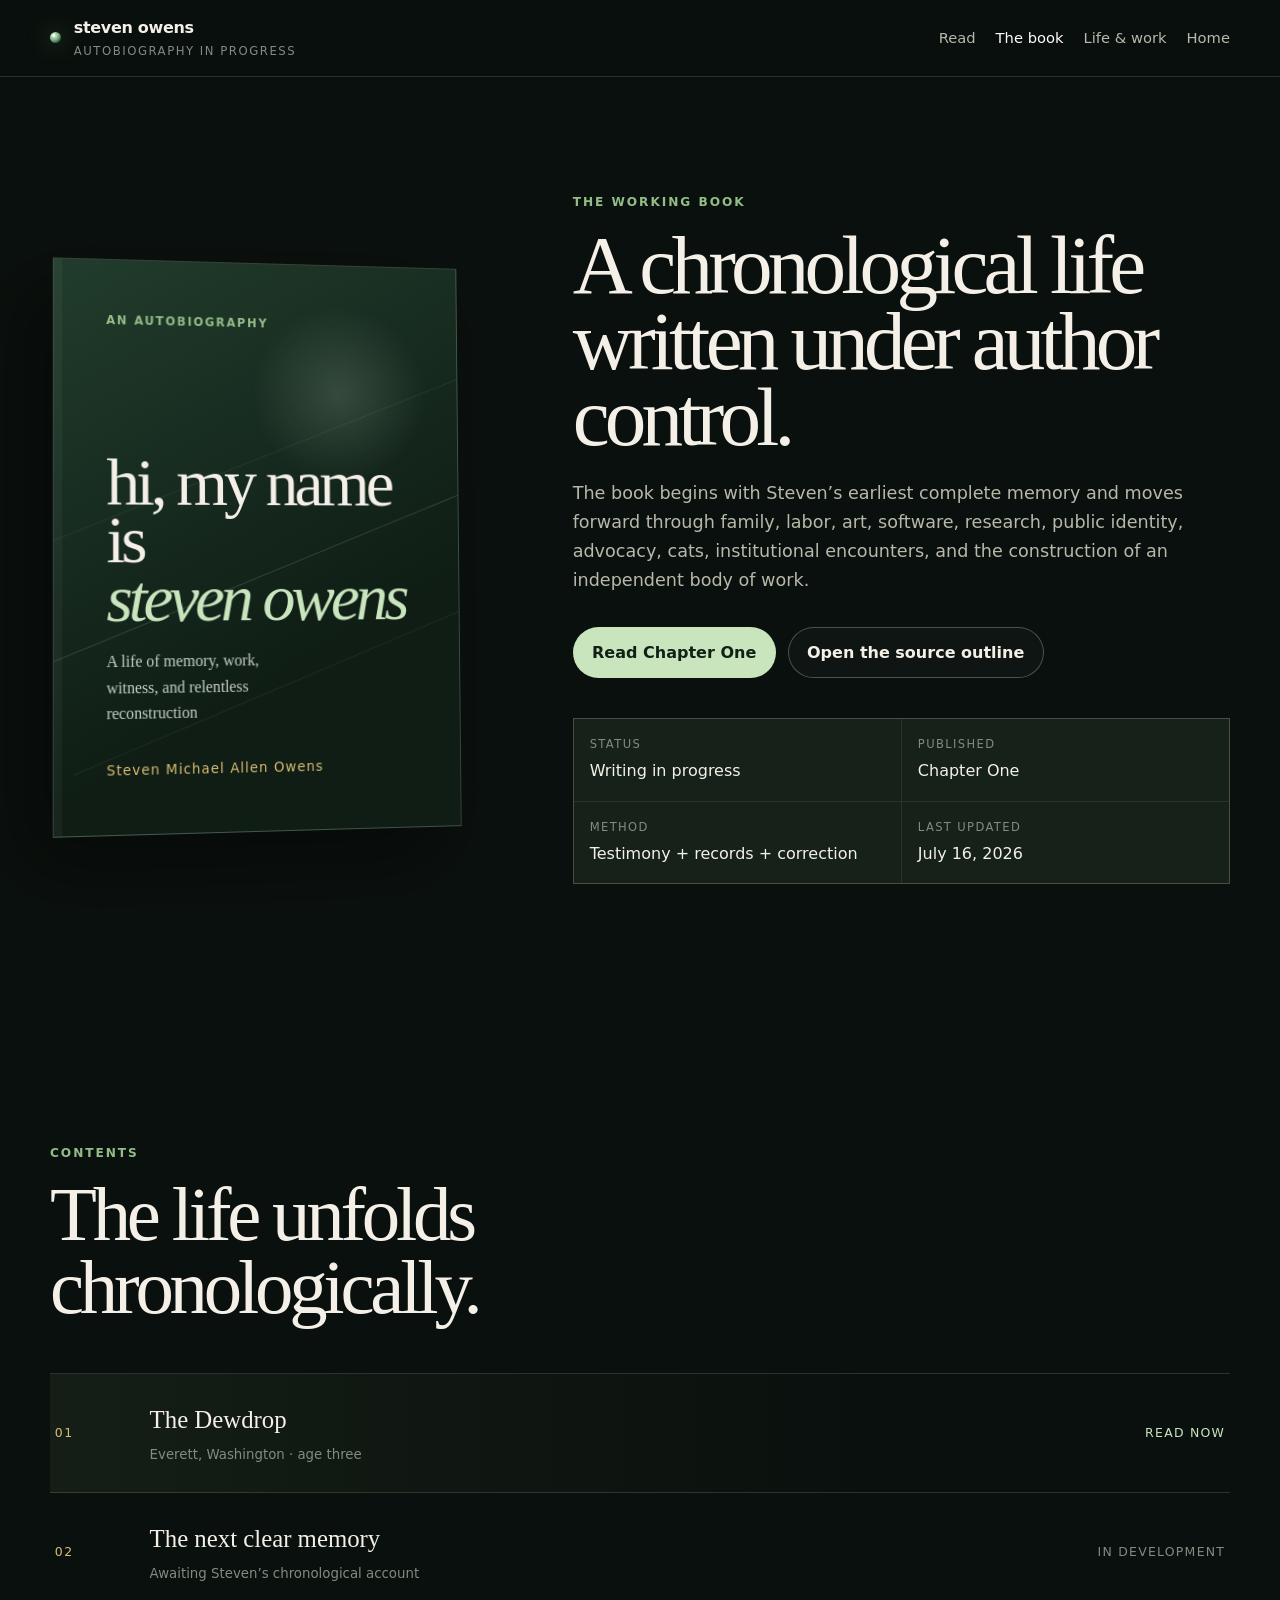
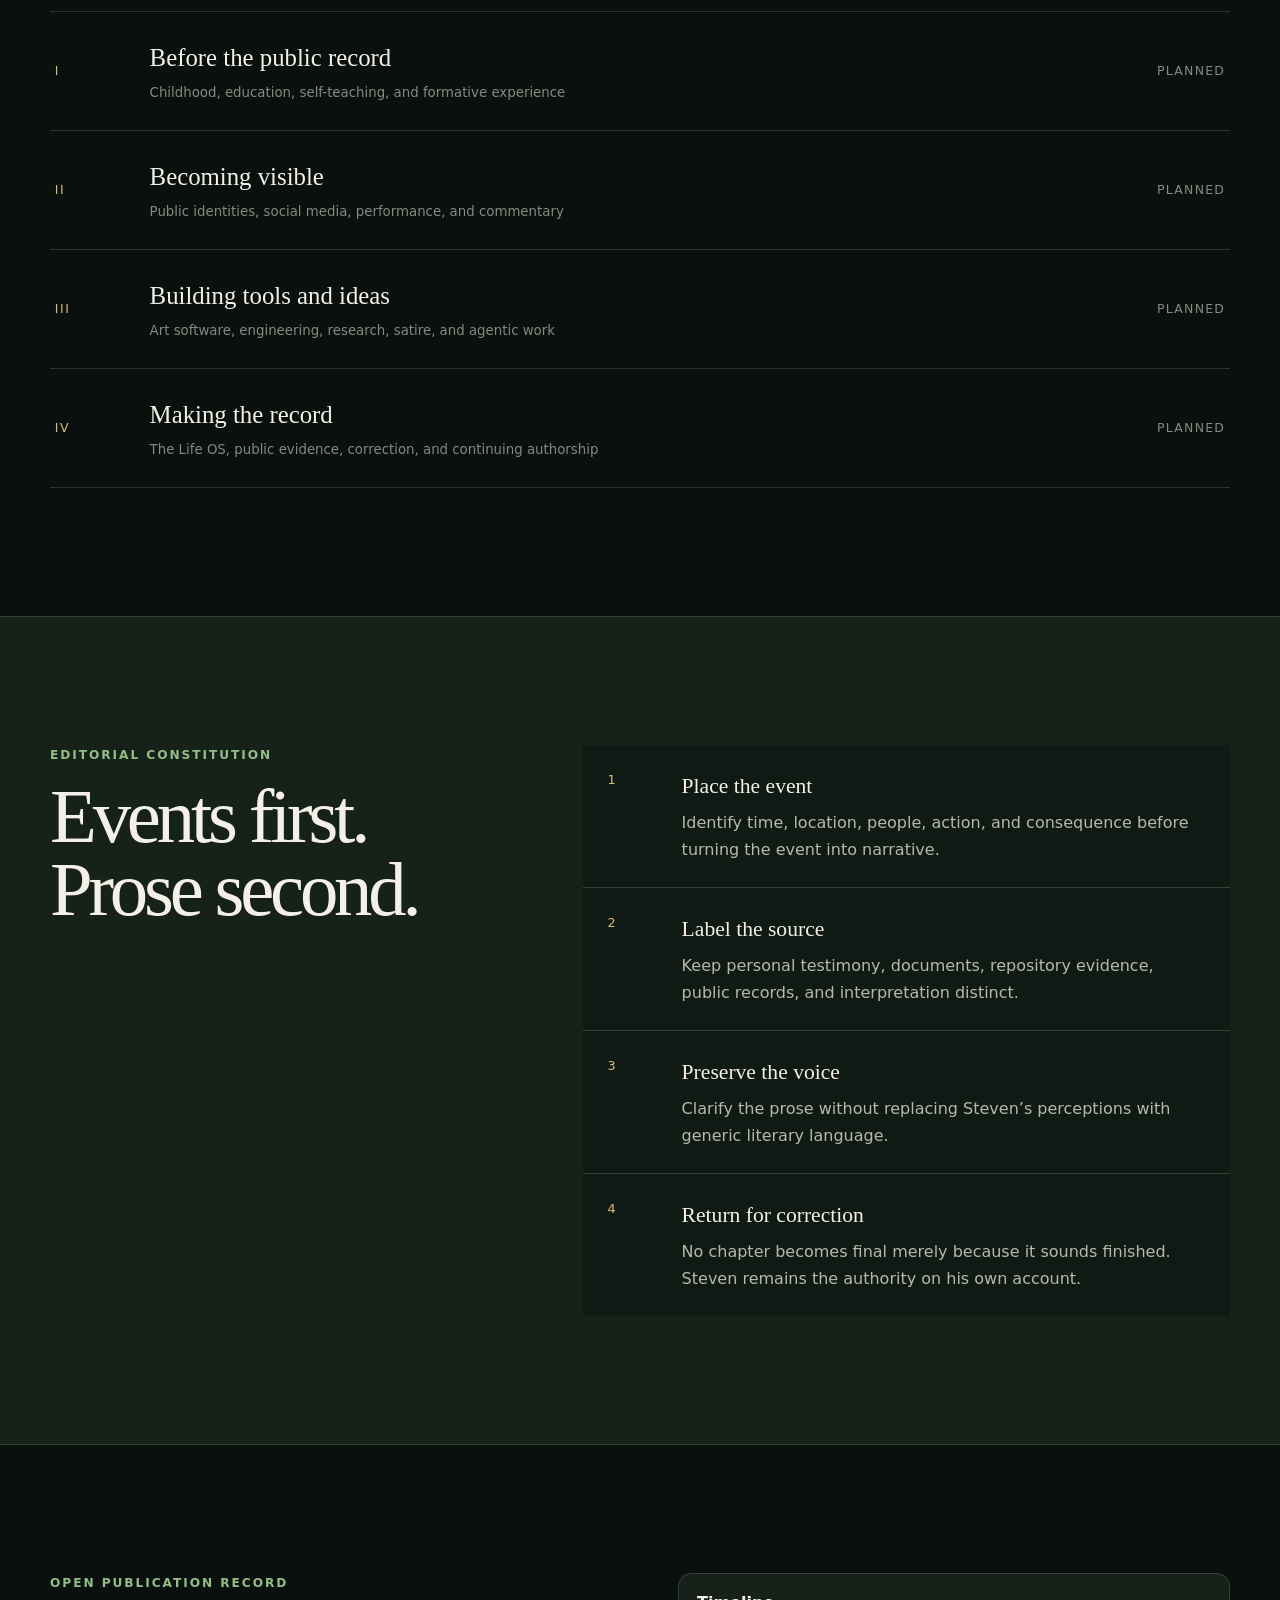
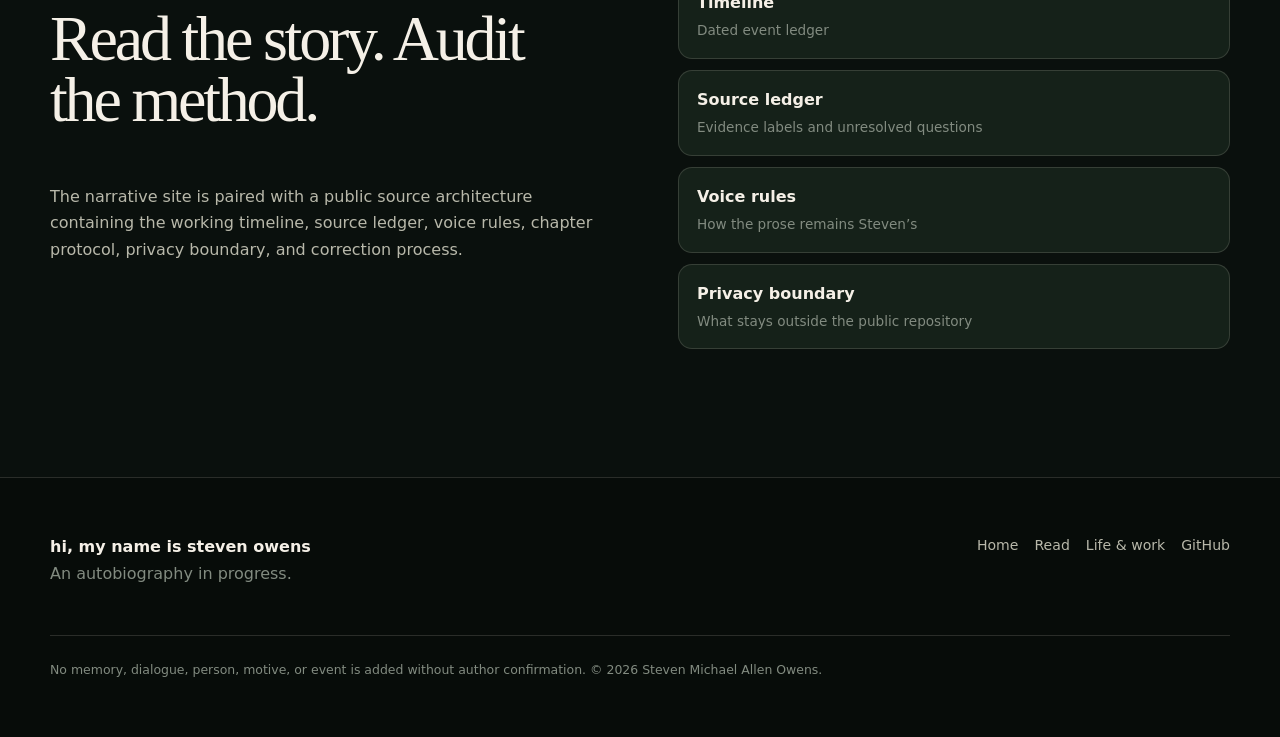
<file: novel.html>
<!doctype html>
<html lang="en">
<head>
  <meta charset="utf-8">
  <meta name="viewport" content="width=device-width, initial-scale=1">
  <meta name="description" content="The working autobiography of Steven Owens, written chronologically from direct testimony, public records, and author-approved chapters.">
  <meta name="author" content="Steven Michael Allen Owens">
  <meta name="theme-color" content="#0d1712">
  <title>The Book — hi, my name is steven owens</title>
  <link rel="stylesheet" href="assets/book.css">
</head>
<body>
  <a class="skip-link" href="#main">Skip to the book</a>
  <header class="book-header">
    <nav class="book-nav shell" aria-label="Primary navigation">
      <a class="wordmark" href="index.html"><span class="wordmark-dot" aria-hidden="true"></span><span><strong>steven owens</strong><small>autobiography in progress</small></span></a>
      <div class="book-nav-links">
        <a href="chapter-one.html">Read</a>
        <a aria-current="page" href="novel.html">The book</a>
        <a href="life.html">Life &amp; work</a>
        <a href="index.html">Home</a>
      </div>
    </nav>
  </header>

  <main id="main">
    <section class="book-portal-hero shell">
      <div class="cover-wrap" aria-hidden="true">
        <div class="book-cover">
          <p>an autobiography</p>
          <h1>hi, my name is<br><em>steven owens</em></h1>
          <span>A life of memory, work, witness, and relentless reconstruction</span>
          <small>Steven Michael Allen Owens</small>
        </div>
      </div>
      <div class="portal-copy">
        <p class="kicker">The working book</p>
        <h2>A chronological life written under author control.</h2>
        <p class="large-copy">The book begins with Steven’s earliest complete memory and moves forward through family, labor, art, software, research, public identity, advocacy, cats, institutional encounters, and the construction of an independent body of work.</p>
        <div class="front-actions">
          <a class="book-button primary" href="chapter-one.html">Read Chapter One</a>
          <a class="book-button secondary" href="novel/OUTLINE.md">Open the source outline</a>
        </div>
        <dl class="book-facts">
          <div><dt>Status</dt><dd>Writing in progress</dd></div>
          <div><dt>Published</dt><dd>Chapter One</dd></div>
          <div><dt>Method</dt><dd>Testimony + records + correction</dd></div>
          <div><dt>Last updated</dt><dd>July 16, 2026</dd></div>
        </dl>
      </div>
    </section>

    <section class="book-section shell">
      <div class="section-intro compact">
        <p class="kicker">Contents</p>
        <h2>The life unfolds chronologically.</h2>
      </div>
      <ol class="chapter-list">
        <li class="published">
          <a href="chapter-one.html">
            <span class="chapter-index">01</span>
            <span class="chapter-title"><strong>The Dewdrop</strong><small>Everett, Washington · age three</small></span>
            <span class="chapter-status">Read now</span>
          </a>
        </li>
        <li>
          <div>
            <span class="chapter-index">02</span>
            <span class="chapter-title"><strong>The next clear memory</strong><small>Awaiting Steven’s chronological account</small></span>
            <span class="chapter-status">In development</span>
          </div>
        </li>
        <li>
          <div>
            <span class="chapter-index">I</span>
            <span class="chapter-title"><strong>Before the public record</strong><small>Childhood, education, self-teaching, and formative experience</small></span>
            <span class="chapter-status">Planned</span>
          </div>
        </li>
        <li>
          <div>
            <span class="chapter-index">II</span>
            <span class="chapter-title"><strong>Becoming visible</strong><small>Public identities, social media, performance, and commentary</small></span>
            <span class="chapter-status">Planned</span>
          </div>
        </li>
        <li>
          <div>
            <span class="chapter-index">III</span>
            <span class="chapter-title"><strong>Building tools and ideas</strong><small>Art software, engineering, research, satire, and agentic work</small></span>
            <span class="chapter-status">Planned</span>
          </div>
        </li>
        <li>
          <div>
            <span class="chapter-index">IV</span>
            <span class="chapter-title"><strong>Making the record</strong><small>The Life OS, public evidence, correction, and continuing authorship</small></span>
            <span class="chapter-status">Planned</span>
          </div>
        </li>
      </ol>
    </section>

    <section class="method-band">
      <div class="shell method-grid">
        <div class="section-intro compact">
          <p class="kicker">Editorial constitution</p>
          <h2>Events first.<br>Prose second.</h2>
        </div>
        <div class="method-steps">
          <article><span>1</span><div><h3>Place the event</h3><p>Identify time, location, people, action, and consequence before turning the event into narrative.</p></div></article>
          <article><span>2</span><div><h3>Label the source</h3><p>Keep personal testimony, documents, repository evidence, public records, and interpretation distinct.</p></div></article>
          <article><span>3</span><div><h3>Preserve the voice</h3><p>Clarify the prose without replacing Steven’s perceptions with generic literary language.</p></div></article>
          <article><span>4</span><div><h3>Return for correction</h3><p>No chapter becomes final merely because it sounds finished. Steven remains the authority on his own account.</p></div></article>
        </div>
      </div>
    </section>

    <section class="book-section shell">
      <div class="source-panel">
        <div>
          <p class="kicker">Open publication record</p>
          <h2>Read the story. Audit the method.</h2>
          <p>The narrative site is paired with a public source architecture containing the working timeline, source ledger, voice rules, chapter protocol, privacy boundary, and correction process.</p>
        </div>
        <div class="source-links">
          <a href="novel/TIMELINE.md"><strong>Timeline</strong><span>Dated event ledger</span></a>
          <a href="novel/SOURCE_LEDGER.md"><strong>Source ledger</strong><span>Evidence labels and unresolved questions</span></a>
          <a href="novel/VOICE.md"><strong>Voice rules</strong><span>How the prose remains Steven’s</span></a>
          <a href="PRIVACY.md"><strong>Privacy boundary</strong><span>What stays outside the public repository</span></a>
        </div>
      </div>
    </section>
  </main>

  <footer class="book-footer">
    <div class="shell footer-layout">
      <div><strong>hi, my name is steven owens</strong><p>An autobiography in progress.</p></div>
      <div class="footer-links"><a href="index.html">Home</a><a href="chapter-one.html">Read</a><a href="life.html">Life &amp; work</a><a href="https://github.com/artistso/stevenowens">GitHub</a></div>
      <p class="footer-note">No memory, dialogue, person, motive, or event is added without author confirmation. © 2026 Steven Michael Allen Owens.</p>
    </div>
  </footer>
</body>
</html>
</file>
<file: assets/book.css>
:root {
  color-scheme: dark;
  --ink: #f5f0e7;
  --ink-strong: #fffdf8;
  --muted: #b8b8aa;
  --faint: #828b80;
  --ground: #0a100d;
  --ground-2: #101a14;
  --surface: #152119;
  --surface-2: #1b2b20;
  --line: rgba(239, 236, 219, 0.15);
  --line-strong: rgba(239, 236, 219, 0.28);
  --green: #93bd87;
  --green-bright: #c9e5bd;
  --gold: #d9bc73;
  --paper: #f2ede2;
  --paper-ink: #25261f;
  --max: 1180px;
  --reading: 760px;
  --radius: 28px;
  --serif: Georgia, 'Times New Roman', Times, serif;
  --sans: Inter, ui-sans-serif, system-ui, -apple-system, BlinkMacSystemFont, 'Segoe UI', sans-serif;
}

* { box-sizing: border-box; }
html { scroll-behavior: smooth; }
body {
  margin: 0;
  background: var(--ground);
  color: var(--ink);
  font-family: var(--sans);
  line-height: 1.65;
  text-rendering: optimizeLegibility;
}
a { color: inherit; text-underline-offset: .2em; }
a:hover { color: var(--green-bright); }
button, input, textarea, select { font: inherit; }
img, svg { display: block; max-width: 100%; }
h1, h2, h3, p { margin-top: 0; }
.shell { width: min(calc(100% - 2rem), var(--max)); margin-inline: auto; }
.skip-link { position: fixed; left: 1rem; top: -5rem; z-index: 200; padding: .75rem 1rem; border-radius: 999px; background: var(--paper); color: var(--paper-ink); }
.skip-link:focus { top: 1rem; }

.book-header { position: sticky; top: 0; z-index: 50; border-bottom: 1px solid var(--line); background: rgba(10, 16, 13, .86); backdrop-filter: blur(18px); }
.book-nav { min-height: 76px; display: flex; align-items: center; justify-content: space-between; gap: 1.5rem; }
.wordmark { display: inline-flex; align-items: center; gap: .8rem; text-decoration: none; }
.wordmark-dot { width: 11px; height: 11px; border-radius: 50%; background: radial-gradient(circle at 35% 30%, #fff 0 11%, #bce4c4 16%, #78ab83 48%, #24492e 80%); box-shadow: 0 0 24px rgba(166, 224, 176, .45); }
.wordmark strong, .wordmark small { display: block; }
.wordmark strong { letter-spacing: -.02em; }
.wordmark small { color: var(--faint); font-size: .73rem; text-transform: uppercase; letter-spacing: .13em; }
.book-nav-links { display: flex; flex-wrap: wrap; gap: 1.25rem; }
.book-nav-links a { color: var(--muted); font-size: .92rem; text-decoration: none; }
.book-nav-links a[aria-current='page'], .book-nav-links a:hover { color: var(--ink-strong); }

.front-hero { min-height: 780px; display: grid; grid-template-columns: 1.08fr .92fr; align-items: center; gap: clamp(2rem, 7vw, 7rem); padding-block: clamp(4rem, 9vw, 8rem); }
.kicker { margin-bottom: 1rem; color: var(--green); font-size: .76rem; font-weight: 800; letter-spacing: .16em; text-transform: uppercase; }
.front-copy h1 { max-width: 13ch; margin-bottom: 1.3rem; font-family: var(--serif); font-size: clamp(3.6rem, 8.7vw, 8rem); font-weight: 400; letter-spacing: -.065em; line-height: .84; }
.front-copy h1 em { color: var(--green-bright); font-weight: 400; }
.subtitle { max-width: 36ch; color: var(--muted); font-family: var(--serif); font-size: clamp(1.2rem, 2.2vw, 1.65rem); line-height: 1.45; }
.hero-quote { max-width: 36rem; margin: 2.2rem 0 0; padding: 0 0 0 1.25rem; border-left: 2px solid var(--gold); }
.hero-quote p { margin-bottom: 0; color: #d7d9cb; font-family: var(--serif); font-size: 1.08rem; font-style: italic; }
.front-actions { display: flex; flex-wrap: wrap; gap: .75rem; margin-top: 2rem; }
.book-button { min-height: 49px; display: inline-flex; align-items: center; justify-content: center; padding: .7rem 1.15rem; border: 1px solid transparent; border-radius: 999px; font-weight: 800; text-decoration: none; }
.book-button.primary { background: var(--green-bright); color: #122016; }
.book-button.primary:hover { background: #fff; color: #122016; }
.book-button.secondary { border-color: var(--line-strong); background: rgba(255,255,255,.025); color: var(--ink); }
.book-button.light { margin-top: 1rem; background: var(--paper); color: var(--paper-ink); }
.status-line { display: flex; align-items: center; gap: .55rem; margin-top: 1.1rem; color: var(--faint); font-size: .85rem; }
.status-line span { width: 7px; height: 7px; border-radius: 50%; background: var(--green); box-shadow: 0 0 12px rgba(147, 189, 135, .7); }

.memory-figure { position: relative; aspect-ratio: .88; min-height: 520px; overflow: hidden; border: 1px solid var(--line); border-radius: 45% 45% 24px 24px; background: radial-gradient(circle at 50% 27%, rgba(199, 231, 193, .16), transparent 18%), linear-gradient(180deg, #14221a 0%, #0b130f 68%, #172317 100%); box-shadow: inset 0 0 80px rgba(0,0,0,.35), 0 32px 90px rgba(0,0,0,.25); }
.memory-halo { position: absolute; width: 44%; aspect-ratio: 1; left: 28%; top: 17%; border: 1px solid rgba(208, 230, 204, .16); border-radius: 50%; box-shadow: 0 0 70px rgba(171, 220, 179, .12), inset 0 0 50px rgba(185, 229, 193, .07); }
.grass-blade { position: absolute; bottom: 4%; left: 50%; width: 3px; height: 63%; transform-origin: bottom; border-radius: 100% 0 0 0; background: linear-gradient(180deg, #b6d6a8 0%, #4f7c55 45%, #213b27 100%); box-shadow: 0 0 10px rgba(132, 182, 127, .12); }
.blade-one { transform: rotate(4deg); }
.blade-two { left: 32%; height: 44%; transform: rotate(-17deg); opacity: .6; }
.blade-three { left: 71%; height: 39%; transform: rotate(21deg); opacity: .5; }
.dewdrop { position: absolute; left: calc(50% - 24px); top: 18.4%; width: 53px; height: 66px; transform: rotate(44deg); border: 1px solid rgba(230, 246, 236, .6); border-radius: 56% 44% 61% 39% / 63% 41% 59% 37%; background: radial-gradient(circle at 34% 29%, rgba(255,255,255,.95) 0 5%, rgba(213,242,228,.55) 8%, rgba(112,174,145,.22) 37%, rgba(40,77,55,.2) 63%, rgba(7,18,12,.4) 100%); box-shadow: inset -8px -10px 16px rgba(16, 49, 29, .42), 0 0 40px rgba(169, 223, 181, .2); }
.dewdrop span { position: absolute; inset: 10% 22% 54% 16%; border-radius: 50%; background: rgba(255,255,255,.5); filter: blur(1px); }
.figure-caption { position: absolute; left: 1.5rem; bottom: 1.15rem; margin: 0; color: var(--faint); font-size: .74rem; letter-spacing: .12em; text-transform: uppercase; }

.opening-band { border-block: 1px solid var(--line); background: var(--paper); color: var(--paper-ink); }
.opening-grid { display: grid; grid-template-columns: 80px .8fr 1.2fr; gap: clamp(1.5rem, 5vw, 5rem); padding-block: clamp(4rem, 8vw, 7rem); }
.section-number { color: #84917d; font-size: .84rem; letter-spacing: .14em; }
.opening-grid h2 { margin-bottom: 0; font-family: var(--serif); font-size: clamp(3rem, 6vw, 5.8rem); font-weight: 400; letter-spacing: -.055em; line-height: .9; }
.opening-copy { max-width: 42rem; font-family: var(--serif); font-size: 1.18rem; }
.opening-copy p { color: #4a4b40; }
.text-link { display: inline-flex; gap: .5rem; margin-top: .75rem; color: #23472c; font-family: var(--sans); font-size: .9rem; font-weight: 800; text-decoration: none; }

.book-section { padding-block: clamp(5rem, 10vw, 9rem); }
.section-intro { max-width: 860px; margin-bottom: 3rem; }
.section-intro.compact { max-width: 700px; }
.section-intro h2 { margin-bottom: 1.4rem; font-family: var(--serif); font-size: clamp(2.8rem, 6vw, 5.4rem); font-weight: 400; letter-spacing: -.055em; line-height: .95; }
.section-intro > p:not(.kicker) { max-width: 64ch; color: var(--muted); font-size: 1.08rem; }
.principle-grid { display: grid; grid-template-columns: repeat(4, 1fr); gap: 1px; overflow: hidden; border: 1px solid var(--line); border-radius: var(--radius); background: var(--line); }
.principle-grid article { min-height: 280px; padding: 1.5rem; background: var(--surface); }
.principle-grid span { color: var(--gold); font-size: .76rem; letter-spacing: .13em; }
.principle-grid h3 { margin-top: 3.5rem; font-family: var(--serif); font-size: 1.5rem; font-weight: 400; }
.principle-grid p { color: var(--muted); }
.life-preview { border-top: 1px solid var(--line); }
.life-strands { display: grid; grid-template-columns: repeat(2, 1fr); gap: 1rem; }
.life-strands a { min-height: 155px; display: flex; flex-direction: column; justify-content: space-between; padding: 1.35rem; border: 1px solid var(--line); border-radius: 18px; background: linear-gradient(145deg, rgba(27,43,32,.8), rgba(16,26,20,.92)); text-decoration: none; }
.life-strands strong { font-family: var(--serif); font-size: 1.4rem; font-weight: 400; }
.life-strands span { max-width: 50ch; color: var(--muted); font-size: .92rem; }
.chapter-invitation { padding-block: clamp(5rem, 10vw, 8rem); background: #294634; color: #f8f2e8; }
.invitation-grid { display: grid; grid-template-columns: 1.15fr .85fr; gap: 3rem; align-items: end; }
.invitation-grid h2 { max-width: 14ch; margin-bottom: 0; font-family: var(--serif); font-size: clamp(3rem, 6.5vw, 6rem); font-weight: 400; letter-spacing: -.055em; line-height: .92; }
.invitation-grid p { max-width: 46ch; color: #d9e1d7; }

.book-footer { padding-block: 3.5rem; border-top: 1px solid var(--line); background: #070c09; }
.footer-layout { display: grid; grid-template-columns: 1fr auto; gap: 2rem; }
.footer-layout p { color: var(--faint); }
.footer-links { display: flex; flex-wrap: wrap; gap: 1rem; }
.footer-links a { color: var(--muted); font-size: .88rem; text-decoration: none; }
.footer-note { grid-column: 1 / -1; margin-bottom: 0; padding-top: 1.5rem; border-top: 1px solid var(--line); font-size: .78rem; }

.book-portal-hero { min-height: 760px; display: grid; grid-template-columns: .78fr 1.22fr; align-items: center; gap: clamp(3rem, 8vw, 8rem); padding-block: clamp(4rem, 9vw, 8rem); }
.cover-wrap { perspective: 1400px; }
.book-cover { position: relative; aspect-ratio: .72; max-width: 410px; margin-inline: auto; display: flex; flex-direction: column; padding: clamp(2rem, 4vw, 3.2rem); overflow: hidden; border: 1px solid rgba(255,255,255,.16); background: radial-gradient(circle at 70% 23%, rgba(210,239,210,.16), transparent 17%), linear-gradient(150deg, #213c2c, #0f1d15 68%); box-shadow: -24px 28px 70px rgba(0,0,0,.45), inset 8px 0 0 rgba(255,255,255,.04); transform: rotateY(8deg) rotateX(2deg); }
.book-cover::after { content: ''; position: absolute; width: 130%; height: 1px; left: -10%; top: 54%; background: rgba(218, 230, 208, .17); transform: rotate(-22deg); box-shadow: 0 -110px 0 rgba(218,230,208,.07), 0 110px 0 rgba(218,230,208,.07); }
.book-cover p { color: var(--green); font-size: .72rem; font-weight: 800; letter-spacing: .15em; text-transform: uppercase; }
.book-cover h1 { margin: auto 0 1.3rem; font-family: var(--serif); font-size: clamp(2.8rem, 5.2vw, 4.8rem); font-weight: 400; letter-spacing: -.06em; line-height: .86; }
.book-cover h1 em { color: var(--green-bright); font-weight: 400; }
.book-cover > span { position: relative; z-index: 1; max-width: 26ch; color: #c8d0c6; font-family: var(--serif); font-size: .98rem; }
.book-cover small { position: relative; z-index: 1; margin-top: 2rem; color: var(--gold); letter-spacing: .08em; }
.portal-copy h2 { margin-bottom: 1.5rem; font-family: var(--serif); font-size: clamp(3rem, 6.5vw, 6.2rem); font-weight: 400; letter-spacing: -.058em; line-height: .91; }
.large-copy { max-width: 62ch; color: var(--muted); font-size: 1.1rem; }
.book-facts { display: grid; grid-template-columns: repeat(2, 1fr); gap: 1px; margin-top: 2.5rem; border: 1px solid var(--line); background: var(--line); }
.book-facts div { padding: 1rem; background: var(--surface); }
.book-facts dt { color: var(--faint); font-size: .72rem; letter-spacing: .12em; text-transform: uppercase; }
.book-facts dd { margin: .25rem 0 0; }
.chapter-list { margin: 0; padding: 0; border-top: 1px solid var(--line); list-style: none; }
.chapter-list li { border-bottom: 1px solid var(--line); }
.chapter-list a, .chapter-list li > div { min-height: 118px; display: grid; grid-template-columns: 74px 1fr auto; gap: 1.3rem; align-items: center; padding: 1rem .3rem; text-decoration: none; }
.chapter-index { color: var(--gold); font-size: .78rem; letter-spacing: .12em; }
.chapter-title strong, .chapter-title small { display: block; }
.chapter-title strong { font-family: var(--serif); font-size: 1.55rem; font-weight: 400; }
.chapter-title small { margin-top: .2rem; color: var(--faint); }
.chapter-status { color: var(--faint); font-size: .78rem; text-transform: uppercase; letter-spacing: .1em; }
.chapter-list .published { background: linear-gradient(90deg, rgba(147,189,135,.08), transparent 70%); }
.chapter-list .published .chapter-status { color: var(--green-bright); }
.method-band { padding-block: clamp(5rem, 10vw, 9rem); border-block: 1px solid var(--line); background: var(--surface); }
.method-grid { display: grid; grid-template-columns: .8fr 1.2fr; gap: clamp(3rem, 8vw, 8rem); }
.method-steps { display: grid; gap: 1px; background: var(--line); }
.method-steps article { display: grid; grid-template-columns: 55px 1fr; gap: 1.2rem; padding: 1.5rem; background: var(--ground-2); }
.method-steps article > span { color: var(--gold); font-size: .8rem; }
.method-steps h3 { margin-bottom: .35rem; font-family: var(--serif); font-size: 1.35rem; font-weight: 400; }
.method-steps p { margin-bottom: 0; color: var(--muted); }
.source-panel { display: grid; grid-template-columns: 1fr 1fr; gap: clamp(2rem, 6vw, 6rem); align-items: start; }
.source-panel h2 { font-family: var(--serif); font-size: clamp(2.8rem, 5vw, 4.8rem); font-weight: 400; letter-spacing: -.05em; line-height: .95; }
.source-panel > div > p:not(.kicker) { color: var(--muted); }
.source-links { display: grid; gap: .7rem; }
.source-links a { display: block; padding: 1rem 1.1rem; border: 1px solid var(--line); border-radius: 14px; background: var(--surface); text-decoration: none; }
.source-links strong, .source-links span { display: block; }
.source-links span { margin-top: .18rem; color: var(--faint); font-size: .85rem; }

html[data-theme='light'] { color-scheme: light; --reader-bg: #f7f4ec; --reader-paper: #fffdf7; --reader-ink: #272820; --reader-muted: #696b61; --reader-line: rgba(39,40,32,.16); --reader-accent: #365d3e; }
html[data-theme='sepia'] { color-scheme: light; --reader-bg: #e9dfc7; --reader-paper: #f5ecd8; --reader-ink: #3a3429; --reader-muted: #726958; --reader-line: rgba(58,52,41,.18); --reader-accent: #60734a; }
html[data-theme='dark'] { --reader-bg: #0a100d; --reader-paper: #101914; --reader-ink: #eeeade; --reader-muted: #aeb2a7; --reader-line: rgba(238,234,222,.15); --reader-accent: #a8c99c; }
.reader-page { background: var(--reader-bg); color: var(--reader-ink); transition: background .2s ease, color .2s ease; }
.reading-progress { position: fixed; top: 0; left: 0; z-index: 150; width: 100%; height: 3px; background: transparent; }
.reading-progress span { display: block; width: 0; height: 100%; background: var(--reader-accent); }
.reader-header { position: sticky; top: 0; z-index: 100; border-bottom: 1px solid var(--reader-line); background: color-mix(in srgb, var(--reader-bg) 88%, transparent); backdrop-filter: blur(18px); }
.reader-nav { min-height: 67px; display: grid; grid-template-columns: 1fr auto 1fr; align-items: center; gap: 1rem; }
.reader-nav > p { margin: 0; color: var(--reader-muted); font-size: .78rem; text-align: center; }
.reader-back { justify-self: start; text-decoration: none; font-size: .86rem; }
.reader-controls { justify-self: end; display: flex; gap: .35rem; }
.reader-controls button { min-width: 42px; min-height: 37px; padding: .35rem .55rem; border: 1px solid var(--reader-line); border-radius: 999px; background: transparent; color: var(--reader-ink); cursor: pointer; font-size: .75rem; }
.reader-controls button:hover { border-color: var(--reader-accent); }
.reader-shell { width: min(calc(100% - 2rem), 980px); margin-inline: auto; }
.chapter-article { padding-top: clamp(4rem, 10vw, 8rem); }
.chapter-header { max-width: var(--reading); margin-inline: auto; padding-bottom: 3rem; border-bottom: 1px solid var(--reader-line); text-align: center; }
.chapter-label { color: var(--reader-accent); font-size: .74rem; font-weight: 800; letter-spacing: .16em; text-transform: uppercase; }
.chapter-header h1 { margin-bottom: 1rem; font-family: var(--serif); font-size: clamp(4rem, 10vw, 8rem); font-weight: 400; letter-spacing: -.07em; line-height: .85; }
.chapter-deck { color: var(--reader-muted); font-family: var(--serif); font-size: 1.15rem; }
.chapter-meta { display: flex; flex-wrap: wrap; justify-content: center; gap: .5rem 1.2rem; margin-top: 1.7rem; color: var(--reader-muted); font-size: .72rem; }
.chapter-body { max-width: var(--reading); margin: 0 auto; padding-block: clamp(3.5rem, 8vw, 7rem); font-family: var(--serif); font-size: 1.22rem; line-height: 1.82; }
.reader-page[data-reader-size='small'] .chapter-body { font-size: 1.05rem; }
.reader-page[data-reader-size='medium'] .chapter-body { font-size: 1.22rem; }
.reader-page[data-reader-size='large'] .chapter-body { font-size: 1.38rem; }
.reader-page[data-reader-size='x-large'] .chapter-body { font-size: 1.56rem; }
.chapter-body p { margin-bottom: 1.55em; }
.chapter-body .opening-line::first-letter { float: left; margin: .08em .09em 0 0; color: var(--reader-accent); font-size: 4.6em; line-height: .72; }
.chapter-body h2 { margin: 2.2em 0 .75em; color: var(--reader-accent); font-family: var(--sans); font-size: .78rem; font-weight: 850; letter-spacing: .15em; text-transform: uppercase; }
.standalone { margin-block: 2.2em !important; text-align: center; font-size: 1.15em; font-style: italic; }
.pull-quote { margin: 2.4em -8% !important; padding: .9em 0; border-block: 1px solid var(--reader-line); color: var(--reader-accent); font-size: 1.65em; line-height: 1.35; text-align: center; }
.litany { margin-block: 2.3em !important; color: var(--reader-accent); font-size: 1.42em; line-height: 1.7; text-align: center; }
.chapter-ending { margin: 2.5em 0 0 !important; font-size: 1.65em; font-style: italic; text-align: center; }
.chapter-source-note { max-width: var(--reading); margin: 0 auto clamp(4rem, 10vw, 8rem); padding: 1.5rem; border: 1px solid var(--reader-line); border-radius: 16px; background: color-mix(in srgb, var(--reader-paper) 82%, transparent); }
.chapter-source-note p:last-child { margin-bottom: 0; color: var(--reader-muted); font-size: .9rem; }
.chapter-pagination { display: grid; grid-template-columns: 1fr 1fr; margin-bottom: 4rem; border: 1px solid var(--reader-line); }
.chapter-pagination > * { min-height: 115px; display: flex; flex-direction: column; justify-content: center; padding: 1.2rem; }
.chapter-pagination > * + * { border-left: 1px solid var(--reader-line); text-align: right; }
.chapter-pagination a { text-decoration: none; }
.chapter-pagination span { color: var(--reader-muted); font-size: .72rem; letter-spacing: .12em; text-transform: uppercase; }
.chapter-pagination strong { margin-top: .2rem; font-family: var(--serif); font-size: 1.2rem; font-weight: 400; }
.reader-footer { padding: 2rem 1rem; border-top: 1px solid var(--reader-line); color: var(--reader-muted); font-size: .76rem; text-align: center; }
.reader-footer p { margin: 0; }

button:focus-visible, a:focus-visible { outline: 3px solid var(--green); outline-offset: 3px; }
@media (max-width: 980px) {
  .front-hero, .book-portal-hero, .method-grid { grid-template-columns: 1fr; }
  .memory-figure { min-height: 580px; }
  .opening-grid { grid-template-columns: 55px 1fr; }
  .opening-copy { grid-column: 2; }
  .principle-grid { grid-template-columns: repeat(2, 1fr); }
  .invitation-grid, .source-panel { grid-template-columns: 1fr; }
}
@media (max-width: 720px) {
  .book-nav { align-items: flex-start; padding-block: .9rem; }
  .book-nav-links { justify-content: flex-end; gap: .7rem; }
  .book-nav-links a { font-size: .78rem; }
  .front-hero { min-height: auto; }
  .front-copy h1 { font-size: clamp(3.5rem, 18vw, 6rem); }
  .memory-figure { min-height: 480px; }
  .opening-grid { grid-template-columns: 1fr; }
  .opening-copy { grid-column: auto; }
  .section-number { display: none; }
  .principle-grid, .life-strands { grid-template-columns: 1fr; }
  .principle-grid article { min-height: 220px; }
  .footer-layout { grid-template-columns: 1fr; }
  .book-facts { grid-template-columns: 1fr; }
  .chapter-list a, .chapter-list li > div { grid-template-columns: 48px 1fr; }
  .chapter-status { grid-column: 2; }
  .reader-nav { grid-template-columns: auto 1fr; }
  .reader-nav > p { display: none; }
  .reader-controls { justify-self: end; }
  .reader-controls button { min-width: 38px; padding-inline: .45rem; }
  .pull-quote { margin-inline: 0 !important; }
}
@media (max-width: 480px) {
  .shell, .reader-shell { width: min(calc(100% - 1.1rem), var(--max)); }
  .wordmark small { display: none; }
  .book-nav-links a:nth-child(3) { display: none; }
  .memory-figure { min-height: 400px; }
  .chapter-meta { display: grid; }
  .reader-back span { display: none; }
  .reader-controls button { font-size: .68rem; }
  .chapter-pagination { grid-template-columns: 1fr; }
  .chapter-pagination > * + * { border-top: 1px solid var(--reader-line); border-left: 0; text-align: left; }
}
@media (prefers-reduced-motion: reduce) { html { scroll-behavior: auto; } * { transition: none !important; } }
@media print {
  .reader-header, .reading-progress, .chapter-pagination, .reader-footer, .skip-link { display: none !important; }
  .reader-page { background: #fff; color: #000; }
  .chapter-article { padding-top: 0; }
  .chapter-body { max-width: none; font-size: 12pt !important; line-height: 1.55; }
  .chapter-source-note { break-inside: avoid; }
}
</file>
<file: assets/styles.css>
:root {
  color-scheme: dark;
  --bg: #100d11;
  --surface: #19141a;
  --surface-2: #211a22;
  --text: #f8f3f7;
  --muted: #c8bac5;
  --subtle: #9f909d;
  --accent: #e7a9c4;
  --accent-strong: #ffc0dc;
  --accent-soft: rgba(231, 169, 196, 0.13);
  --line: rgba(255, 255, 255, 0.12);
  --line-strong: rgba(255, 255, 255, 0.22);
  --max: 1180px;
  --radius: 22px;
}

* { box-sizing: border-box; }
html { scroll-behavior: smooth; }
body {
  margin: 0;
  background:
    radial-gradient(circle at 78% 2%, rgba(231, 169, 196, 0.13), transparent 28rem),
    radial-gradient(circle at 15% 35%, rgba(180, 137, 205, 0.09), transparent 26rem),
    var(--bg);
  color: var(--text);
  font-family: Inter, ui-sans-serif, system-ui, -apple-system, BlinkMacSystemFont, "Segoe UI", sans-serif;
  line-height: 1.65;
}
a { color: var(--accent-strong); text-underline-offset: 0.18em; }
a:hover { color: #fff; }
button, input, select, textarea { font: inherit; }
.skip-link { position: absolute; left: 1rem; top: -5rem; z-index: 100; padding: .75rem 1rem; background: #fff; color: #111; border-radius: .5rem; }
.skip-link:focus { top: 1rem; }
.shell { width: min(calc(100% - 2rem), var(--max)); margin-inline: auto; }
.site-header { position: sticky; top: 0; z-index: 20; background: rgba(16, 13, 17, .82); border-bottom: 1px solid var(--line); backdrop-filter: blur(18px); }
.nav { min-height: 76px; display: flex; align-items: center; justify-content: space-between; gap: 1.5rem; }
.brand { display: inline-flex; align-items: center; gap: .8rem; color: var(--text); text-decoration: none; }
.brand-mark { width: 46px; height: 46px; border: 1px solid rgba(255,255,255,.28); border-radius: 50%; display: grid; place-items: center; color: #231821; background: linear-gradient(135deg,#ffe3ef,#d48cab); font-weight: 800; }
.brand strong, .brand small { display: block; }
.brand small { color: var(--muted); }
.nav-links { display: flex; gap: 1.25rem; flex-wrap: wrap; }
.nav-links a { color: var(--muted); text-decoration: none; font-size: .95rem; }
.nav-links a:hover { color: var(--text); }
.hero { display: grid; grid-template-columns: 1.18fr .82fr; align-items: center; gap: clamp(2rem,6vw,6rem); min-height: 720px; padding-block: 5rem; }
.eyebrow { margin: 0 0 .8rem; color: var(--accent); font-size: .82rem; font-weight: 750; letter-spacing: .14em; text-transform: uppercase; }
h1,h2,h3,p { margin-top: 0; }
h1 { max-width: 13ch; margin-bottom: 1.4rem; font-size: clamp(2.8rem,7vw,6.3rem); line-height: .98; letter-spacing: -.065em; }
h2 { margin-bottom: 1rem; font-size: clamp(2rem,4.2vw,3.8rem); line-height: 1.02; letter-spacing: -.045em; }
h3 { line-height: 1.2; letter-spacing: -.02em; }
.lede { max-width: 66ch; color: var(--muted); font-size: clamp(1.08rem,1.8vw,1.35rem); }
.actions { display: flex; flex-wrap: wrap; gap: .75rem; margin-top: 2rem; }
.button { min-height: 48px; display: inline-flex; align-items: center; justify-content: center; padding: .7rem 1.1rem; border: 1px solid transparent; border-radius: 999px; font-weight: 750; text-decoration: none; cursor: pointer; }
.button.primary { background: var(--accent-strong); color: #241620; }
.button.primary:hover { background: #fff; color: #20161d; }
.button.secondary { border-color: var(--line-strong); background: var(--surface-2); color: var(--text); }
.button.text { color: var(--accent-strong); }
.scope-note { max-width: 62ch; margin-top: 1.2rem; color: var(--subtle); font-size: .92rem; }
.system-orbit { position: relative; aspect-ratio: 1; width: min(100%,480px); margin-inline: auto; border: 1px solid var(--line); border-radius: 50%; background: radial-gradient(circle at center,rgba(231,169,196,.18),transparent 18%), repeating-radial-gradient(circle at center,transparent 0 18%,rgba(255,255,255,.07) 18.2% 18.5%,transparent 18.8% 30%); }
.system-orbit::before,.system-orbit::after { content:""; position:absolute; inset:17%; border:1px solid rgba(255,255,255,.09); border-radius:50%; }
.system-orbit::after { inset:32%; }
.orbit-core,.orbit-node { position:absolute; display:grid; place-items:center; text-align:center; }
.orbit-core { inset:36%; border:1px solid rgba(255,255,255,.25); border-radius:50%; background:linear-gradient(145deg,rgba(255,228,239,.96),rgba(204,130,164,.92)); color:#261820; }
.orbit-core span { font-weight:850; }
.orbit-core small { max-width:10ch; line-height:1.15; }
.orbit-node { min-width:104px; min-height:48px; padding:.55rem .75rem; border:1px solid var(--line-strong); border-radius:999px; background:rgba(33,26,34,.92); color:var(--muted); font-size:.82rem; }
.node-a { top:6%; left:38%; } .node-b { top:29%; right:-1%; } .node-c { bottom:12%; right:9%; } .node-d { bottom:8%; left:11%; } .node-e { top:30%; left:-2%; }
.metrics { display:grid; grid-template-columns:repeat(4,1fr); gap:1px; overflow:hidden; border:1px solid var(--line); border-radius:var(--radius); background:var(--line); }
.metric { min-height:155px; padding:1.4rem; background:var(--surface); }
.metric-value { display:block; color:var(--accent-strong); font-size:2.9rem; line-height:1; font-weight:850; letter-spacing:-.05em; }
.metric-label { display:block; max-width:18ch; margin-top:.65rem; color:var(--muted); }
.section { padding-block:clamp(5rem,10vw,9rem); border-bottom:1px solid var(--line); }
.section-heading { max-width:820px; margin-bottom:2.5rem; }
.section-heading > p:not(.eyebrow) { color:var(--muted); font-size:1.08rem; }
.two-column { display:grid; grid-template-columns:1.25fr .75fr; gap:2rem; align-items:start; }
.prose { color:var(--muted); font-size:1.08rem; }
.callout { padding:1.5rem; border:1px solid rgba(231,169,196,.33); border-radius:var(--radius); background:var(--accent-soft); }
.callout p { margin-bottom:0; color:var(--muted); }
.portfolio-heading { max-width:none; display:flex; justify-content:space-between; gap:2rem; align-items:end; }
.status { color:var(--subtle); font-size:.92rem; }
.filters { display:flex; flex-wrap:wrap; gap:.55rem; margin-bottom:2rem; }
.filter,.claim-button { border:1px solid var(--line-strong); color:var(--muted); background:var(--surface); cursor:pointer; }
.filter { padding:.6rem .9rem; border-radius:999px; }
.filter:hover,.filter.active,.claim-button:hover,.claim-button.active { border-color:var(--accent); color:var(--text); background:var(--accent-soft); }
.repo-grid { display:grid; grid-template-columns:repeat(3,minmax(0,1fr)); gap:1rem; }
.repo-card { min-height:250px; display:flex; flex-direction:column; padding:1.35rem; border:1px solid var(--line); border-radius:18px; background:linear-gradient(180deg,rgba(33,26,34,.96),rgba(25,20,26,.96)); }
.repo-card[hidden] { display:none; }
.repo-topline { display:flex; align-items:center; justify-content:space-between; gap:.75rem; }
.repo-category { padding:.25rem .5rem; border-radius:999px; background:var(--accent-soft); color:var(--accent-strong); font-size:.72rem; font-weight:750; text-transform:uppercase; letter-spacing:.08em; }
.repo-size { color:var(--subtle); font-size:.8rem; }
.repo-card h3 { margin:1rem 0 .55rem; overflow-wrap:anywhere; }
.repo-card p { color:var(--muted); }
.repo-card a { margin-top:auto; font-weight:700; }
.repo-evidence { margin-top:.5rem; color:var(--subtle); font-size:.82rem; }
.claim-layout { display:grid; grid-template-columns:.8fr 1.2fr; gap:2rem; align-items:start; }
.claim-controls { display:grid; gap:.6rem; }
.claim-button { width:100%; display:flex; align-items:center; gap:.8rem; padding:.85rem 1rem; border-radius:14px; text-align:left; }
.claim-button span { min-width:2.5rem; color:var(--accent-strong); font-weight:850; }
.claim-detail { min-height:330px; padding:clamp(1.4rem,4vw,3rem); border:1px solid var(--line); border-radius:var(--radius); background:radial-gradient(circle at 100% 0,rgba(231,169,196,.12),transparent 18rem),var(--surface); }
.claim-code { color:var(--accent-strong); font-weight:850; letter-spacing:.1em; }
.claim-detail h3 { font-size:clamp(1.6rem,3vw,2.5rem); }
.claim-detail > p:not(.claim-code) { color:var(--muted); font-size:1.05rem; }
.claim-question { padding-top:1.25rem; border-top:1px solid var(--line); }
.publication-grid { display:grid; grid-template-columns:repeat(4,1fr); gap:1rem; }
.publication-card { min-height:235px; display:flex; flex-direction:column; padding:1.35rem; border:1px solid var(--line); border-radius:18px; background:var(--surface); }
.publication-card p { color:var(--muted); }
.publication-card a { margin-top:auto; font-weight:750; }
.site-footer { padding-block:3rem; background:#0c090d; }
.footer-grid { display:grid; grid-template-columns:1fr auto; gap:1.5rem; align-items:start; }
.footer-grid p { color:var(--subtle); }
.footer-links { display:flex; flex-wrap:wrap; gap:1rem; }
.copyright { grid-column:1/-1; margin-bottom:0; padding-top:1.5rem; border-top:1px solid var(--line); }
.noscript { color:var(--muted); }

/* Life and work record */
.life-hero h1 { max-width: 11ch; }
.life-orbit { position:relative; aspect-ratio:1; width:min(100%,500px); margin-inline:auto; border:1px solid var(--line); border-radius:50%; background:radial-gradient(circle at center,rgba(255,192,220,.2),transparent 22%),repeating-radial-gradient(circle at center,transparent 0 15%,rgba(255,255,255,.065) 15.2% 15.5%,transparent 15.8% 26%); }
.life-orbit::before,.life-orbit::after { content:""; position:absolute; inset:20%; border:1px solid rgba(255,255,255,.09); border-radius:50%; }
.life-orbit::after { inset:35%; }
.life-core,.life-node { position:absolute; display:grid; place-items:center; text-align:center; }
.life-core { inset:35%; z-index:2; border:1px solid rgba(255,255,255,.3); border-radius:50%; background:linear-gradient(145deg,#ffe7f1,#cb7fa2); color:#261820; box-shadow:0 0 80px rgba(231,169,196,.2); }
.life-core span { font-weight:850; }
.life-core small { line-height:1.1; }
.life-node { min-width:112px; min-height:46px; padding:.55rem .75rem; border:1px solid var(--line-strong); border-radius:999px; background:rgba(33,26,34,.94); color:var(--muted); font-size:.8rem; }
.life-node-a { top:5%; left:35%; }
.life-node-b { top:24%; right:-3%; }
.life-node-c { bottom:21%; right:-4%; }
.life-node-d { bottom:4%; left:36%; }
.life-node-e { bottom:22%; left:-5%; }
.life-node-f { top:25%; left:-3%; }
.life-grid { display:grid; grid-template-columns:repeat(2,minmax(0,1fr)); gap:1rem; }
.life-card { min-height:420px; padding:1.5rem; border:1px solid var(--line); border-radius:var(--radius); background:linear-gradient(180deg,rgba(33,26,34,.97),rgba(25,20,26,.95)); }
.life-card-index { margin-bottom:2rem; color:var(--accent-strong); font-weight:850; letter-spacing:.12em; }
.life-card h3 { font-size:clamp(1.45rem,2.6vw,2.2rem); }
.life-card > p:not(.life-card-index):not(.evidence-note),.life-card li { color:var(--muted); }
.life-card ul { padding-left:1.2rem; }
.evidence-note { margin-top:1.5rem; padding-top:1rem; border-top:1px solid var(--line); color:var(--subtle); font-size:.88rem; }
.principles-grid { display:grid; grid-template-columns:repeat(3,minmax(0,1fr)); gap:1rem; }
.principles-grid article { min-height:205px; padding:1.35rem; border:1px solid var(--line); border-radius:18px; background:var(--surface); }
.principles-grid p { margin-bottom:0; color:var(--muted); }
.record-layout { display:grid; grid-template-columns:1fr 1fr; gap:2rem; align-items:start; }
.record-links { display:grid; gap:.7rem; }
.record-links a { display:block; padding:1rem 1.1rem; border:1px solid var(--line); border-radius:14px; background:var(--surface); color:var(--text); text-decoration:none; }
.record-links a:hover { border-color:var(--accent); background:var(--accent-soft); }
.record-links strong,.record-links span { display:block; }
.record-links span { margin-top:.2rem; color:var(--muted); font-size:.9rem; }

button:focus-visible,a:focus-visible { outline:3px solid rgba(255,192,220,.55); outline-offset:3px; }
@media (max-width:980px) { .hero{grid-template-columns:1fr;min-height:auto}.repo-grid{grid-template-columns:repeat(2,minmax(0,1fr))}.publication-grid{grid-template-columns:repeat(2,1fr)}.metrics{grid-template-columns:repeat(2,1fr)}.principles-grid{grid-template-columns:repeat(2,minmax(0,1fr))} }
@media (max-width:720px) { .nav{align-items:flex-start;padding-block:.9rem}.nav-links{display:none}h1{font-size:clamp(2.8rem,15vw,4.8rem)}.two-column,.claim-layout,.record-layout{grid-template-columns:1fr}.portfolio-heading{display:block}.repo-grid,.publication-grid,.life-grid,.principles-grid{grid-template-columns:1fr}.footer-grid{grid-template-columns:1fr}.life-card{min-height:auto} }
@media (max-width:470px) { .shell{width:min(calc(100% - 1.2rem),var(--max))}.hero{padding-top:3rem}.metrics{grid-template-columns:1fr}.orbit-node,.life-node{min-width:82px;min-height:40px;font-size:.68rem} }
@media (prefers-reduced-motion:reduce) { html{scroll-behavior:auto} }
</file>
